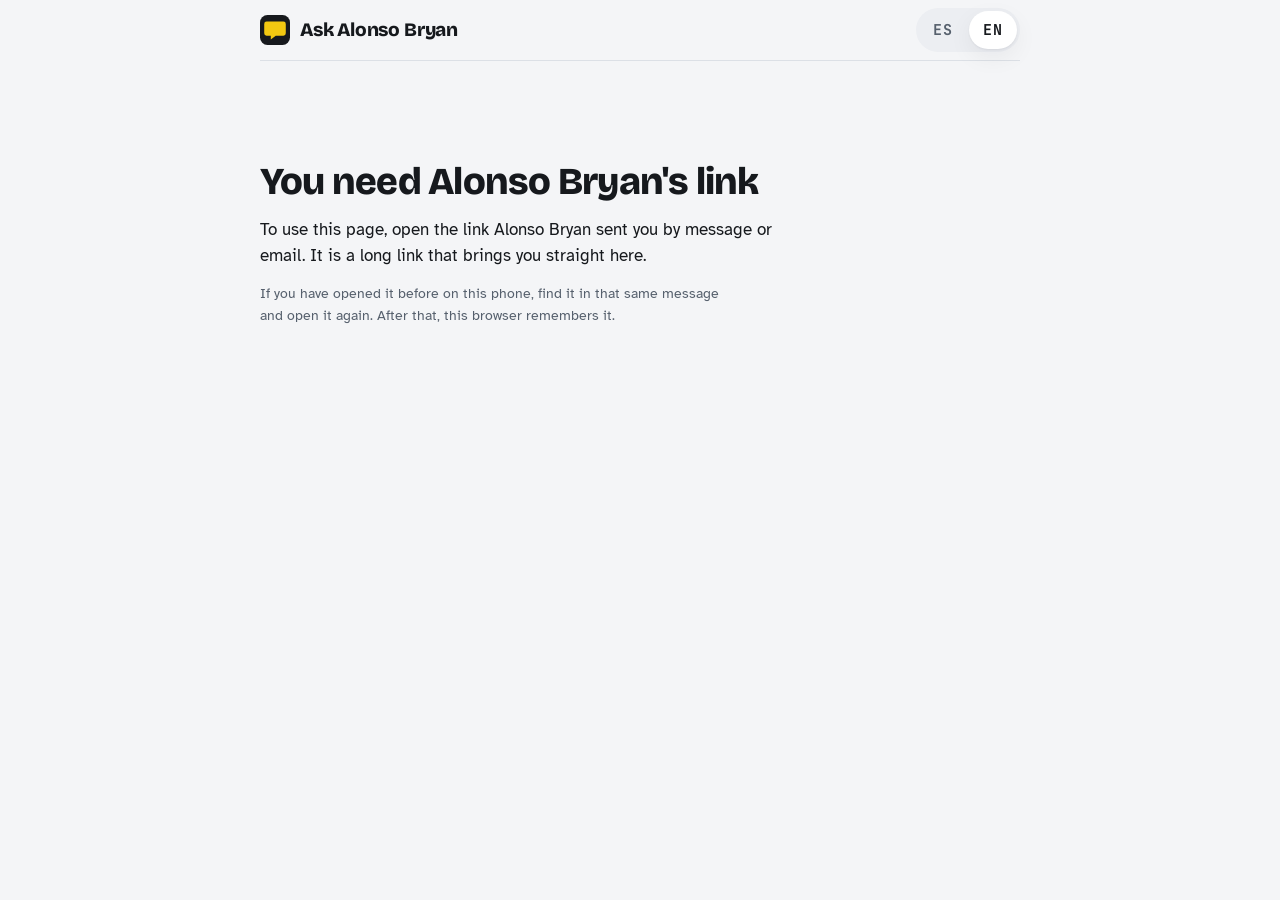
<file: index.html>
<!doctype html>
<html lang="es">
<head>
  <meta charset="utf-8">
  <meta name="viewport" content="width=device-width, initial-scale=1, viewport-fit=cover">
  <meta name="color-scheme" content="light dark">
  <meta name="theme-color" content="#f4f5f7" media="(prefers-color-scheme: light)">
  <meta name="theme-color" content="#101318" media="(prefers-color-scheme: dark)">
  <meta name="robots" content="noindex, nofollow">
  <!-- The site name is the same word in both languages, so the tab title never changes. -->
  <title>Ask Alonso Bryan</title>
  <link rel="icon" href="data:image/svg+xml,%3Csvg xmlns='http://www.w3.org/2000/svg' viewBox='0 0 32 32'%3E%3Crect width='32' height='32' rx='8' fill='%2316191D'/%3E%3Cpath d='M7 7h18a2.5 2.5 0 0 1 2.5 2.5v10A2.5 2.5 0 0 1 25 22h-8.2l-5.3 4.2V22H7a2.5 2.5 0 0 1-2.5-2.5v-10A2.5 2.5 0 0 1 7 7z' fill='%23F2C811'/%3E%3Ccircle cx='11.5' cy='14.5' r='1.6' fill='%2316191D'/%3E%3Ccircle cx='16' cy='14.5' r='1.6' fill='%2316191D'/%3E%3Ccircle cx='20.5' cy='14.5' r='1.6' fill='%2316191D'/%3E%3C/svg%3E">
  <link rel="stylesheet" href="assets/base.css">
  <link rel="stylesheet" href="assets/family.css">
  <script type="module" src="assets/family.js"></script>
</head>
<body>
  <!-- Every [data-i18n*] node below is filled in by assets/family.js through t(). -->
  <a class="skip-link" href="#main" data-i18n="a11y.skip"></a>

  <header class="topbar">
    <div class="shell topbar-inner">
      <a class="brand" href="index.html" data-route="">
        <svg class="glyph" viewBox="0 0 32 32" aria-hidden="true" focusable="false">
          <rect class="glyph-bg" width="32" height="32" rx="8"/>
          <path class="glyph-mark" d="M7 7h18a2.5 2.5 0 0 1 2.5 2.5v10A2.5 2.5 0 0 1 25 22h-8.2l-5.3 4.2V22H7a2.5 2.5 0 0 1-2.5-2.5v-10A2.5 2.5 0 0 1 7 7z"/>
        </svg>
        <span data-i18n="site.name"></span>
      </a>

      <div id="langswitch" class="langswitch" role="group" data-i18n-label="nav.lang.legend">
        <!-- "ES" / "EN" are the language codes themselves, so they are decorative here:
             the name a screen reader announces is the translated one in the hidden span. -->
        <button type="button" class="lang" data-lang="es" aria-pressed="true">
          <span aria-hidden="true">ES</span> <span class="sr-only" data-i18n="nav.lang.es"></span>
        </button>
        <button type="button" class="lang" data-lang="en" aria-pressed="false">
          <span aria-hidden="true">EN</span> <span class="sr-only" data-i18n="nav.lang.en"></span>
        </button>
      </div>
    </div>
  </header>

  <p id="conn" class="conn shell" role="status" data-i18n="conn.offline" hidden></p>

  <main id="main" class="shell" tabindex="-1">

    <!-- while the link is being checked with the server -->
    <section id="view-loading" class="view" aria-busy="true">
      <p class="sr-only" data-i18n="loading"></p>
      <div class="skeleton sk-title"></div>
      <div class="skeleton sk-block"></div>
      <div class="skeleton sk-block"></div>
    </section>

    <section id="view-nolink" class="view screen" aria-labelledby="nolink-title" hidden>
      <h1 id="nolink-title" tabindex="-1" data-i18n="nolink.title"></h1>
      <p data-i18n="nolink.body"></p>
      <p class="hint" data-i18n="nolink.hint"></p>
    </section>

    <section id="view-notconfigured" class="view screen" aria-labelledby="notconfigured-title" hidden>
      <h1 id="notconfigured-title" tabindex="-1" data-i18n="notconfigured.title"></h1>
      <p data-i18n="notconfigured.body"></p>
      <p class="hint" data-i18n="notconfigured.hint"></p>
    </section>

    <section id="view-error" class="view screen" aria-labelledby="error-title" hidden>
      <h1 id="error-title" tabindex="-1" data-i18n="error.title"></h1>
      <p id="error-text"></p>
      <p><button id="retry-btn" class="btn btn-blue" type="button" data-i18n="error.retry"></button></p>
    </section>

    <!-- home: what this is, the big button, and this device's list -->
    <section id="view-home" class="view" aria-labelledby="home-title" hidden>
      <div class="intro">
        <h1 id="home-title" tabindex="-1" data-i18n="home.title"></h1>
        <p class="lede" data-i18n="home.lede"></p>
      </div>

      <a id="action-ask" class="action action-primary" href="index.html?new=1" data-route="?new=1">
        <span class="action-title">
          <span data-i18n="home.ask.title"></span> <span class="arrow" aria-hidden="true">→</span>
        </span>
        <span class="action-sub" data-i18n="home.ask.sub"></span>
      </a>

      <div class="list-head">
        <h2 id="list-title" data-i18n="home.list.title"></h2>
        <span id="list-count" class="list-count"></span>
      </div>
      <div id="request-list" class="request-list"></div>

      <aside class="learn-card">
        <h2 data-i18n="home.learn.title"></h2>
        <p class="hint" data-i18n="home.learn.lede"></p>
        <a class="btn btn-sm" href="guia.html" data-i18n="home.learn.link"></a>
      </aside>

      <div class="identity">
        <p class="hint" data-i18n="code.note"></p>
        <div class="identity-row">
          <button id="copy-code" class="btn btn-sm" type="button" data-i18n="code.copy"></button>
          <button id="notify-btn" class="btn btn-sm js-notify" type="button" data-i18n="notify.button" hidden></button>
        </div>

        <details class="more" id="code-box">
          <summary data-i18n="code.have.summary"></summary>
          <form id="code-form" class="code-form" novalidate>
            <p id="hint-code" class="hint" data-i18n="code.have.hint"></p>
            <div class="field">
              <label for="f-code" data-i18n="code.have.label"></label>
              <input id="f-code" name="code" class="input code" type="text" inputmode="latin"
                     autocomplete="off" autocapitalize="off" autocorrect="off" spellcheck="false"
                     maxlength="40" aria-describedby="hint-code">
            </div>
            <p id="code-error" class="form-error" role="alert"></p>
            <button id="code-submit" class="btn" type="submit" data-i18n="code.have.button"></button>
          </form>
        </details>
      </div>
    </section>

    <!-- the request form -->
    <section id="view-form" class="view" aria-labelledby="form-title" hidden>
      <a class="back" href="index.html" data-route=""><span aria-hidden="true">←</span> <span data-i18n="form.back"></span></a>
      <h1 id="form-title" tabindex="-1" data-i18n="form.title"></h1>

      <form id="ask-form" class="form" novalidate>
        <div class="field">
          <label for="f-name" data-i18n="form.name.label"></label>
          <p id="hint-name" class="hint" data-i18n="form.name.hint"></p>
          <input id="f-name" name="name" class="input" type="text" autocomplete="name"
                 aria-describedby="hint-name count-name">
          <span id="count-name" class="counter"></span>
        </div>

        <fieldset class="group">
          <legend class="label" data-i18n="form.category.legend"></legend>
          <div id="categories" class="choices">
            <label class="choice" for="cat-tech">
              <input type="radio" name="category" id="cat-tech" value="tech">
              <span class="choice-title" data-i18n="cat.tech.title"></span>
              <span class="choice-sub" data-i18n="cat.tech.sub"></span>
            </label>
            <label class="choice" for="cat-docs">
              <input type="radio" name="category" id="cat-docs" value="docs">
              <span class="choice-title" data-i18n="cat.docs.title"></span>
              <span class="choice-sub" data-i18n="cat.docs.sub"></span>
            </label>
            <label class="choice" for="cat-school">
              <input type="radio" name="category" id="cat-school" value="school">
              <span class="choice-title" data-i18n="cat.school.title"></span>
              <span class="choice-sub" data-i18n="cat.school.sub"></span>
            </label>
            <label class="choice" for="cat-data">
              <input type="radio" name="category" id="cat-data" value="data">
              <span class="choice-title" data-i18n="cat.data.title"></span>
              <span class="choice-sub" data-i18n="cat.data.sub"></span>
            </label>
            <label class="choice" for="cat-money">
              <input type="radio" name="category" id="cat-money" value="money">
              <span class="choice-title" data-i18n="cat.money.title"></span>
              <span class="choice-sub" data-i18n="cat.money.sub"></span>
            </label>
            <label class="choice" for="cat-other">
              <input type="radio" name="category" id="cat-other" value="other">
              <span class="choice-title" data-i18n="cat.other.title"></span>
              <span class="choice-sub" data-i18n="cat.other.sub"></span>
            </label>
          </div>
        </fieldset>

        <fieldset class="group">
          <legend class="label" data-i18n="form.urgency.legend"></legend>
          <div id="urgencies" class="choices choices-3">
            <label class="choice" for="urg-normal">
              <input type="radio" name="urgency" id="urg-normal" value="normal" checked>
              <span class="choice-title" data-i18n="urg.normal.title"></span>
              <span class="choice-sub" data-i18n="urg.normal.sub"></span>
            </label>
            <label class="choice" for="urg-soon">
              <input type="radio" name="urgency" id="urg-soon" value="soon">
              <span class="choice-title" data-i18n="urg.soon.title"></span>
              <span class="choice-sub" data-i18n="urg.soon.sub"></span>
            </label>
            <label class="choice" for="urg-urgent">
              <input type="radio" name="urgency" id="urg-urgent" value="urgent">
              <span class="choice-title" data-i18n="urg.urgent.title"></span>
              <span class="choice-sub" data-i18n="urg.urgent.sub"></span>
            </label>
          </div>
        </fieldset>

        <div class="field">
          <label for="f-title" data-i18n="form.subject.label"></label>
          <p id="hint-title" class="hint" data-i18n="form.subject.hint"></p>
          <input id="f-title" name="title" class="input" type="text" autocomplete="off"
                 aria-describedby="hint-title count-title">
          <span id="count-title" class="counter"></span>
        </div>

        <div class="field">
          <label for="f-text" data-i18n="form.detail.label"></label>
          <p id="hint-text" class="hint" data-i18n="form.detail.hint"></p>
          <textarea id="f-text" name="text" class="textarea" rows="7" aria-describedby="hint-text count-text"></textarea>
          <span id="count-text" class="counter"></span>
        </div>

        <div class="field">
          <label for="f-links"><span data-i18n="form.links.label"></span> <span class="optional" data-i18n="form.optional"></span></label>
          <p id="hint-links" class="hint" data-i18n="form.links.hint"></p>
          <textarea id="f-links" name="links" class="textarea links" rows="2" spellcheck="false"
                    autocapitalize="off" autocomplete="off" data-i18n-placeholder="form.links.ph"
                    aria-describedby="hint-links count-links"></textarea>
          <span id="count-links" class="counter"></span>
        </div>

        <div class="field">
          <label for="f-email"><span data-i18n="form.email.label"></span> <span class="optional" data-i18n="form.optional"></span></label>
          <p id="hint-email" class="hint" data-i18n="form.email.hint"></p>
          <input id="f-email" name="email" class="input" type="email" autocomplete="email"
                 aria-describedby="hint-email">
        </div>

        <p class="privacy" data-i18n="form.privacy"></p>
        <p class="expect" data-i18n="form.expect"></p>

        <p id="form-error" class="form-error" role="alert"></p>

        <div class="form-actions">
          <button id="form-submit" class="btn btn-primary" type="submit" data-i18n="form.submit"></button>
          <a class="btn btn-ghost" href="index.html" data-route="" data-i18n="form.cancel"></a>
        </div>
      </form>
    </section>

    <!-- one request and its conversation -->
    <section id="view-request" class="view" aria-labelledby="request-title" hidden>
      <a class="back" href="index.html" data-route=""><span aria-hidden="true">←</span> <span data-i18n="req.back"></span></a>

      <div class="request-head">
        <p id="request-num" class="eyebrow"></p>
        <h1 id="request-title" tabindex="-1"></h1>
        <div id="request-meta" class="request-meta"></div>
      </div>

      <p id="request-error" class="form-error" role="alert"></p>
      <p><button id="request-retry" class="btn btn-blue" type="button" data-i18n="error.retry" hidden></button></p>

      <ol id="messages" class="messages" data-i18n-label="a11y.conversation"></ol>

      <div id="request-status" class="status-line" role="status" aria-live="polite"></div>
      <button id="notify-btn-request" class="btn btn-sm js-notify" type="button" data-i18n="notify.button" hidden></button>

      <div id="done-row" class="done-row" hidden>
        <p id="done-prompt" data-i18n="req.done.prompt"></p>
        <button id="done-btn" class="btn" type="button" data-i18n="req.done.button"></button>
      </div>
      <p id="done-note" class="done-note" tabindex="-1" data-i18n="req.done.note" hidden></p>

      <form id="followup-form" class="form followup" aria-labelledby="followup-title" novalidate hidden>
        <h2 id="followup-title"></h2>
        <div class="field">
          <label for="r-text" data-i18n="req.followup.label"></label>
          <textarea id="r-text" name="text" class="textarea" rows="4" aria-describedby="count-r-text"></textarea>
          <span id="count-r-text" class="counter"></span>
        </div>
        <p id="followup-error" class="form-error" role="alert"></p>
        <div class="form-actions">
          <button id="followup-submit" class="btn btn-primary" type="submit" data-i18n="req.followup.send"></button>
          <span class="hint" data-i18n="req.followup.hint"></span>
        </div>
      </form>
    </section>
  </main>

  <footer id="foot" class="foot shell" hidden>
    <p data-i18n="foot.note"></p>
  </footer>

  <!-- Without JavaScript nothing can be translated, so this one line carries both languages. -->
  <noscript>
    <p class="shell">Para usar esta página necesitas activar JavaScript en tu navegador. ·
      To use this page you need to turn on JavaScript in your browser.</p>
  </noscript>
</body>
</html>
</file>
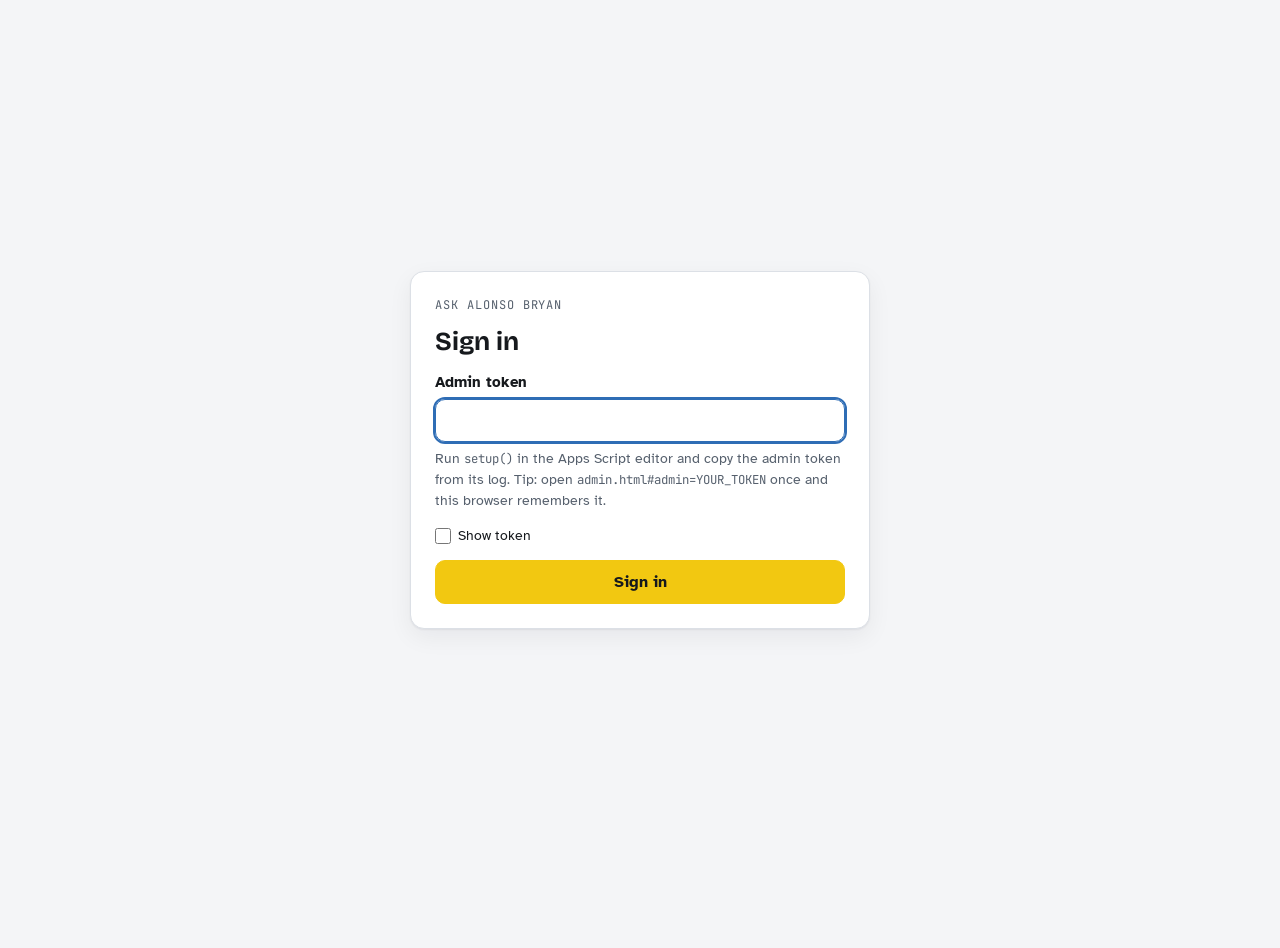
<file: admin.html>
<!doctype html>
<html lang="en">
<head>
  <meta charset="utf-8">
  <meta name="viewport" content="width=device-width, initial-scale=1">
  <meta name="robots" content="noindex">
  <title>Ask Alonso Bryan Console</title>
  <link rel="icon" href="data:image/svg+xml,%3Csvg xmlns='http://www.w3.org/2000/svg' viewBox='0 0 32 32'%3E%3Crect width='32' height='32' rx='7' fill='%2316191d'/%3E%3Cpath d='M6 7h20a3 3 0 0 1 3 3v10a3 3 0 0 1-3 3H15l-6 4v-4H6a3 3 0 0 1-3-3V10a3 3 0 0 1 3-3z' fill='%23f2c811'/%3E%3Ccircle cx='11' cy='15' r='1.7' fill='%2316191d'/%3E%3Ccircle cx='16' cy='15' r='1.7' fill='%2316191d'/%3E%3Ccircle cx='21' cy='15' r='1.7' fill='%2316191d'/%3E%3C/svg%3E">
  <link rel="stylesheet" href="assets/base.css">
  <link rel="stylesheet" href="assets/admin.css">
  <script type="module" src="assets/admin.js"></script>
</head>
<body class="admin">

  <!-- Shown until admin.js decides which screen applies. -->
  <main id="screen-boot" class="screen center-screen">
    <p class="hint">Loading the console…</p>
    <noscript><p class="notice notice-warn">This console needs JavaScript.</p></noscript>
  </main>

  <!-- Backend URL missing in assets/config.js -->
  <main id="screen-not-configured" class="screen center-screen" hidden>
    <section class="card" aria-labelledby="nc-title">
      <p class="eyebrow">Ask Alonso Bryan</p>
      <h1 id="nc-title">Backend not connected yet</h1>
      <p>This page doesn't know where the backend lives. Open <code>assets/config.js</code>, paste your Apps Script Web App URL (it ends with <code>/exec</code>) into <code>CONFIG.apiUrl</code>, and publish the site again.</p>
      <p class="hint">README.md, step 3, walks through it.</p>
    </section>
  </main>

  <!-- Sign-in -->
  <main id="screen-signin" class="screen center-screen" hidden>
    <section class="card" aria-labelledby="signin-title">
      <p class="eyebrow">Ask Alonso Bryan</p>
      <h1 id="signin-title">Sign in</h1>
      <p id="signin-msg" class="notice" role="status" hidden></p>
      <form id="signin-form" class="stack" novalidate>
        <div class="field">
          <label for="signin-token">Admin token</label>
          <input id="signin-token" class="input code" type="password" autocomplete="current-password" spellcheck="false" autocapitalize="off" aria-describedby="signin-hint">
          <p id="signin-hint" class="hint">Run <code>setup()</code> in the Apps Script editor and copy the admin token from its log. Tip: open <code>admin.html#admin=YOUR_TOKEN</code> once and this browser remembers it.</p>
        </div>
        <label class="check" for="signin-show"><input type="checkbox" id="signin-show"> Show token</label>
        <button id="signin-submit" class="btn btn-primary" type="submit">Sign in</button>
      </form>
    </section>
  </main>

  <!-- Console -->
  <div id="screen-console" class="screen" hidden>
    <header class="topbar">
      <div class="brand">
        <svg class="brand-mark" viewBox="0 0 32 32" aria-hidden="true"><rect width="32" height="32" rx="7" fill="#16191d"/><path d="M6 7h20a3 3 0 0 1 3 3v10a3 3 0 0 1-3 3H15l-6 4v-4H6a3 3 0 0 1-3-3V10a3 3 0 0 1 3-3z" fill="#f2c811"/><circle cx="11" cy="15" r="1.7" fill="#16191d"/><circle cx="16" cy="15" r="1.7" fill="#16191d"/><circle cx="21" cy="15" r="1.7" fill="#16191d"/></svg>
        <div>
          <h1>Ask Alonso Bryan</h1>
          <p id="console-sub" class="eyebrow"></p>
        </div>
      </div>
      <nav class="topbar-actions" aria-label="Console actions">
        <button id="btn-notify" class="btn btn-sm" type="button">Enable desktop notifications</button>
        <button id="btn-settings" class="btn btn-sm" type="button">Settings</button>
        <button id="btn-signout" class="btn btn-ghost btn-sm" type="button">Sign out</button>
      </nav>
    </header>

    <p id="conn-banner" class="notice notice-warn conn-banner" role="status" hidden><strong>Connection problem.</strong> <span id="conn-text"></span></p>

    <!-- Summary strip: is the backend healthy? -->
    <section id="status-strip" class="strip" aria-label="Backend status">
      <div class="stat">
        <span class="stat-label">Drafts today</span>
        <div class="stat-line">
          <span class="stat-big"><span id="drafts-today">–</span><span class="stat-of"> / <span id="drafts-cap">–</span></span></span>
          <span id="drafts-pill" class="pill pill-xs" hidden></span>
        </div>
        <span class="meter" aria-hidden="true"><span id="drafts-bar"></span></span>
      </div>
      <div class="stat">
        <span class="stat-label">Backend</span>
        <div class="stat-line">
          <span id="tick-text" class="stat-value">–</span>
          <span id="tick-pill" class="pill pill-xs" hidden></span>
        </div>
        <p id="tick-hint" class="stat-hint warn" hidden>The minute trigger has not run for over 3 minutes. Open the Apps Script editor and run <code>setup()</code>.</p>
      </div>
      <div class="stat">
        <span class="stat-label">Claude API key</span>
        <div class="stat-line">
          <span id="key-text" class="stat-value">–</span>
          <span id="key-pill" class="pill pill-xs" hidden></span>
        </div>
        <p id="key-hint" class="stat-hint warn" hidden>Add <code>ANTHROPIC_API_KEY</code> in Script Properties. Without it there are no drafts.</p>
      </div>
      <div class="stat">
        <span class="stat-label">Waiting for you</span>
        <div class="stat-line">
          <span id="needs-text" class="stat-big">–</span>
          <span id="needs-pill" class="pill pill-xs" hidden></span>
        </div>
        <p id="needs-hint" class="stat-hint"></p>
      </div>
      <div class="stat">
        <span class="stat-label">Family link</span>
        <div class="stat-line">
          <button id="btn-copy-link" class="btn btn-sm" type="button" aria-describedby="link-warn link-hint">Copy family link</button>
          <span id="link-warn" class="pill pill-alert pill-xs" hidden>Site URL not set</span>
        </div>
        <p id="link-hint" class="stat-hint">One link for the whole family. Share it only with them.</p>
      </div>
      <details id="stat-error" class="stat stat-error" hidden>
        <summary><span class="stat-label">Last backend error</span> <span class="pill pill-alert pill-xs">Show</span></summary>
        <pre id="error-text" class="error-text"></pre>
      </details>
    </section>

    <div id="console-grid" class="console-grid" data-view="list">
      <!-- Inbox -->
      <section id="inbox" class="panel inbox" aria-labelledby="inbox-heading">
        <div class="inbox-head">
          <h2 id="inbox-heading" tabindex="-1">Requests</h2>
          <span id="sync-status" class="hint sync-status"></span>
          <button id="btn-refresh" class="btn btn-ghost btn-sm" type="button">Refresh</button>
        </div>
        <div class="filters" role="group" aria-label="Filter requests">
          <button type="button" class="filter" id="filter-needs" data-filter="needs" aria-pressed="false">Needs you <span class="count num" id="count-needs">–</span></button>
          <button type="button" class="filter" id="filter-all" data-filter="all" aria-pressed="false">All <span class="count num" id="count-all">–</span></button>
          <button type="button" class="filter" id="filter-urgent" data-filter="urgent" aria-pressed="false" title="Marked urgent and not closed">Urgent <span class="count num" id="count-urgent">–</span></button>
          <button type="button" class="filter" id="filter-person" data-filter="person" aria-pressed="false" title="Show one family member's requests">By person <span class="count num" id="count-person">–</span></button>
        </div>
        <div id="person-wrap" class="person-wrap" hidden>
          <label for="person-select">Person</label>
          <select id="person-select" class="select"></select>
        </div>
        <div id="list-loading" class="list-loading" aria-hidden="true">
          <div class="skeleton"></div><div class="skeleton"></div><div class="skeleton"></div>
        </div>
        <ul id="request-list" class="request-list" aria-label="Requests"></ul>
        <div id="list-empty" class="list-empty" hidden>
          <p id="list-empty-text"></p>
          <button id="btn-show-all" class="btn btn-sm" type="button" hidden>Show all requests</button>
        </div>
      </section>

      <!-- Request detail -->
      <section id="detail" class="panel detail" aria-label="Request">
        <div id="detail-empty" class="detail-empty">
          <p id="detail-empty-title" class="detail-empty-title">Select a request</p>
          <p id="detail-empty-text" class="hint">Pick a request in the list to read it and answer.</p>
          <button id="btn-open-next" class="btn btn-sm" type="button" hidden></button>
        </div>

        <div id="detail-loading" class="detail-loading" hidden aria-hidden="true">
          <div class="skeleton sk-title"></div><div class="skeleton sk-msg"></div><div class="skeleton sk-msg"></div>
        </div>

        <div id="detail-error" class="notice notice-warn" role="alert" hidden>
          <span id="detail-error-text"></span>
          <button id="btn-detail-retry" class="btn btn-sm" type="button">Try again</button>
        </div>

        <article id="detail-request" class="detail-request" hidden>
          <button id="btn-back" class="btn btn-ghost btn-sm back-btn" type="button">← All requests</button>

          <!-- Claude's read of the request. Admin only: the family never sees this. -->
          <section id="triage-block" class="triage" data-state="none" aria-labelledby="triage-label">
            <div class="triage-head">
              <span id="triage-label" class="triage-tag">Triage</span>
              <span id="triage-age" class="triage-age" hidden>Draft written <time id="triage-draft-at"></time><span id="triage-age-stale" class="triage-stale" hidden> · older than their latest message</span></span>
            </div>
            <p id="triage-text" class="triage-text"></p>
          </section>

          <header class="detail-head">
            <div class="detail-titlebar">
              <h2 id="detail-title" class="detail-title" tabindex="-1"><span id="detail-num" class="num detail-num"></span> <span id="detail-title-text"></span></h2>
            </div>
            <div id="detail-pills" class="pill-row"></div>
            <dl id="detail-meta" class="meta"></dl>
          </header>

          <div id="detail-notes" class="notes"></div>

          <h3 class="sr-only">Conversation</h3>
          <ol id="history" class="history"></ol>
          <p id="history-empty" class="hint" hidden>No messages in this request.</p>

          <form id="composer" class="composer" novalidate>
            <div class="composer-top">
              <label id="reply-label" for="reply-text" class="composer-label">Your answer</label>
              <div class="seg" role="tablist" aria-label="Answer editor mode">
                <button type="button" role="tab" id="tab-write" aria-selected="true" aria-controls="panel-write">Write</button>
                <button type="button" role="tab" id="tab-preview" aria-selected="false" aria-controls="panel-preview" tabindex="-1">Preview</button>
              </div>
            </div>

            <div id="draft-bar" class="draft-bar" hidden>
              <span><strong>Claude wrote a draft</strong> · <time id="draft-at"></time><span id="draft-stale" class="draft-stale" hidden> — written before their latest message</span></span>
              <button id="btn-insert-draft" class="btn btn-sm" type="button">Insert draft</button>
            </div>

            <div id="panel-write" role="tabpanel" aria-labelledby="tab-write">
              <textarea id="reply-text" class="textarea" rows="9" placeholder="Answer in the language they wrote in. Markdown works." aria-describedby="reply-hint composer-error"></textarea>
            </div>
            <div id="panel-preview" role="tabpanel" aria-labelledby="tab-preview" hidden>
              <div id="reply-preview" class="md preview" tabindex="0"></div>
            </div>
            <p id="reply-hint" class="hint">This is sent as you, in your own name. Markdown supported. <kbd id="send-shortcut">Ctrl+Enter</kbd> sends.</p>
            <p id="composer-error" class="field-error" role="alert"></p>

            <div class="composer-bottom">
              <div class="composer-options">
                <label class="check" id="reply-email-label" for="reply-email"><input type="checkbox" id="reply-email" aria-describedby="reply-email-hint"> Email the answer</label>
                <span id="reply-email-hint" class="hint"></span>
              </div>
              <div class="composer-buttons">
                <button id="btn-draft" class="btn btn-sm" type="button">Draft with Claude</button>
                <button id="btn-close-request" class="btn btn-sm" type="button">Close</button>
                <button id="btn-delete-request" class="btn btn-sm btn-danger" type="button">Delete…</button>
                <button id="btn-send" class="btn btn-primary btn-sm btn-send" type="submit">Send answer</button>
              </div>
            </div>
          </form>
        </article>
      </section>
    </div>
  </div>

  <!-- Settings -->
  <dialog id="settings-dialog" class="sheet" aria-labelledby="settings-title">
    <form id="settings-form" novalidate>
      <div class="sheet-head">
        <h2 id="settings-title">Settings</h2>
        <button id="settings-close" class="btn btn-ghost btn-sm" type="button">Close</button>
      </div>
      <div class="sheet-body">
        <p id="settings-notice" class="notice notice-info" hidden></p>
        <div id="settings-error" class="notice notice-warn" role="alert" hidden>
          <strong id="settings-error-title">Not saved.</strong>
          <p id="settings-error-text" class="note-pre"></p>
        </div>

        <fieldset class="group">
          <legend>You and the site</legend>
          <div class="field">
            <label for="set-ownerName">Your name (shown to the family)</label>
            <input id="set-ownerName" class="input" type="text" maxlength="60" autocomplete="off" aria-describedby="hint-ownerName">
            <p id="hint-ownerName" class="hint">Used on the family site, in emails, and in Claude's drafts.</p>
          </div>
          <div class="field">
            <label for="set-siteUrl">Site URL</label>
            <input id="set-siteUrl" class="input" type="url" inputmode="url" spellcheck="false" placeholder="https://alonbbar6.github.io/AskAlonsoBryan/" aria-describedby="hint-siteUrl">
            <p id="hint-siteUrl" class="hint">Where index.html is published. The family link and the links inside emails are built from it.</p>
          </div>
          <div class="field">
            <label for="set-defaultLang">Default language for the family site</label>
            <select id="set-defaultLang" class="select" aria-describedby="hint-defaultLang">
              <option value="es">Spanish</option>
              <option value="en">English</option>
            </select>
            <p id="hint-defaultLang" class="hint">Used when the browser doesn't say. Each person can switch with ES / EN.</p>
          </div>
        </fieldset>

        <fieldset class="group">
          <legend>Drafts</legend>
          <div class="switch">
            <input type="checkbox" role="switch" id="set-autoDraft" class="switch-input" aria-describedby="hint-autoDraft">
            <label for="set-autoDraft"><span class="switch-track" aria-hidden="true"></span>Draft with Claude automatically</label>
            <p id="hint-autoDraft" class="hint">When a request arrives, Claude writes a triage line and a draft for you. Nothing is ever sent to the family until you send it.</p>
          </div>
          <div class="field">
            <label for="set-dailyCap">Daily cap for Claude calls</label>
            <input id="set-dailyCap" class="input num cap-input" type="number" min="0" max="500" step="1" inputmode="numeric" aria-describedby="hint-dailyCap">
            <p id="hint-dailyCap" class="hint">0–500. Counts every draft, including the ones you ask for here.</p>
          </div>
        </fieldset>

        <fieldset class="group">
          <legend>Email</legend>
          <div class="switch">
            <input type="checkbox" role="switch" id="set-emailReplies" class="switch-input" aria-describedby="hint-emailReplies">
            <label for="set-emailReplies"><span class="switch-track" aria-hidden="true"></span>Email answers by default</label>
            <p id="hint-emailReplies" class="hint">Pre-ticks “Email the answer” when the person left an address. You can still change it on each answer.</p>
          </div>
          <div class="field">
            <label for="set-notifyEmail">Notification email</label>
            <input id="set-notifyEmail" class="input" type="email" inputmode="email" spellcheck="false" autocomplete="email" aria-describedby="hint-notifyEmail">
            <p id="hint-notifyEmail" class="hint">Where the backend writes to you. Leave empty to turn notification emails off.</p>
          </div>
          <div class="field">
            <label for="set-notifyOn">Notify me about</label>
            <select id="set-notifyOn" class="select" aria-describedby="hint-notifyOn">
              <option value="new">Every new request and follow-up</option>
              <option value="none">Nothing</option>
            </select>
            <p id="hint-notifyOn" class="hint">Errors and a reached daily cap are always emailed when a notification email is set.</p>
          </div>
        </fieldset>
      </div>
      <div class="sheet-foot">
        <button id="settings-cancel" class="btn btn-ghost btn-sm" type="button">Cancel</button>
        <button id="settings-save" class="btn btn-primary btn-sm" type="submit">Save settings</button>
      </div>
    </form>
  </dialog>

  <!-- Generic confirmation (delete, replace text, stale draft) -->
  <dialog id="confirm-dialog" class="sheet sheet-small" aria-labelledby="confirm-title" aria-describedby="confirm-body">
    <form method="dialog">
      <div class="sheet-body">
        <h2 id="confirm-title" class="confirm-title"></h2>
        <p id="confirm-body"></p>
      </div>
      <div class="sheet-foot">
        <button id="confirm-cancel" class="btn btn-sm" value="cancel">Cancel</button>
        <button id="confirm-ok" class="btn btn-primary btn-sm" value="ok">Confirm</button>
      </div>
    </form>
  </dialog>
</body>
</html>
</file>
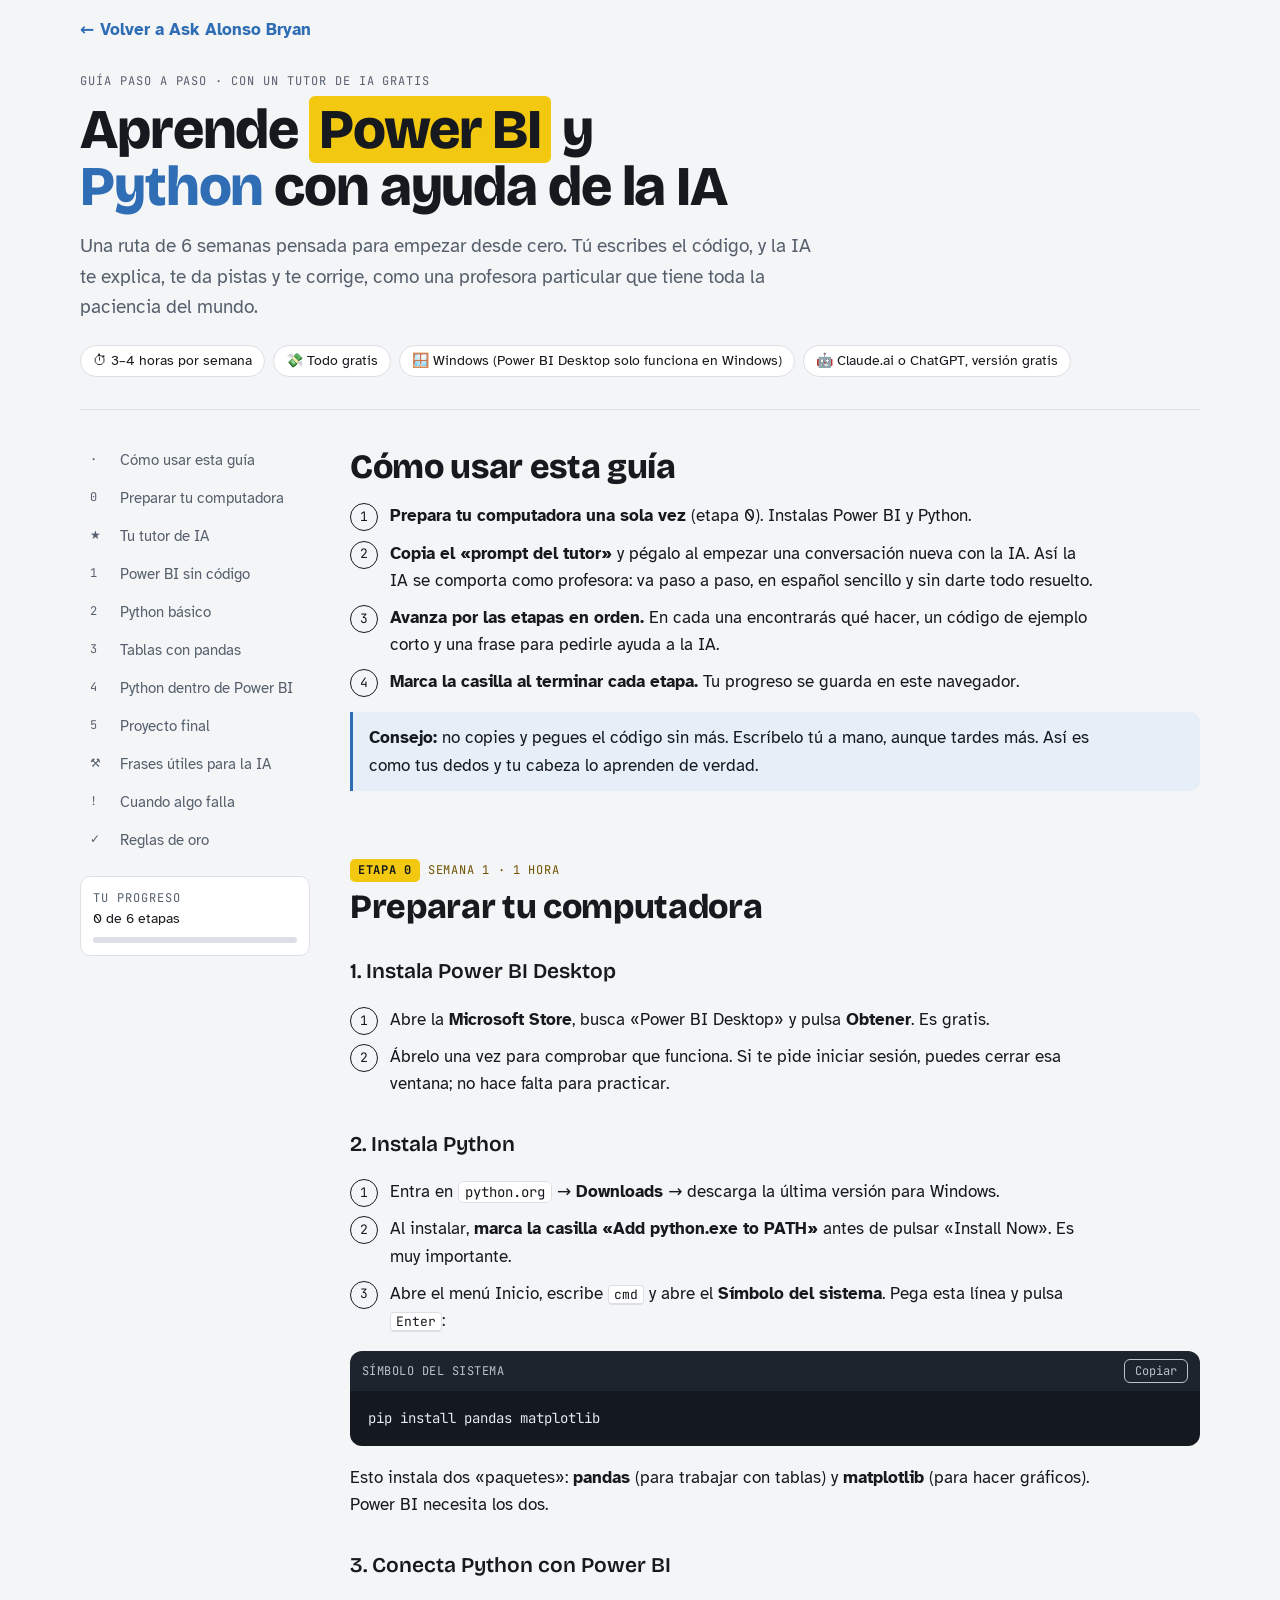
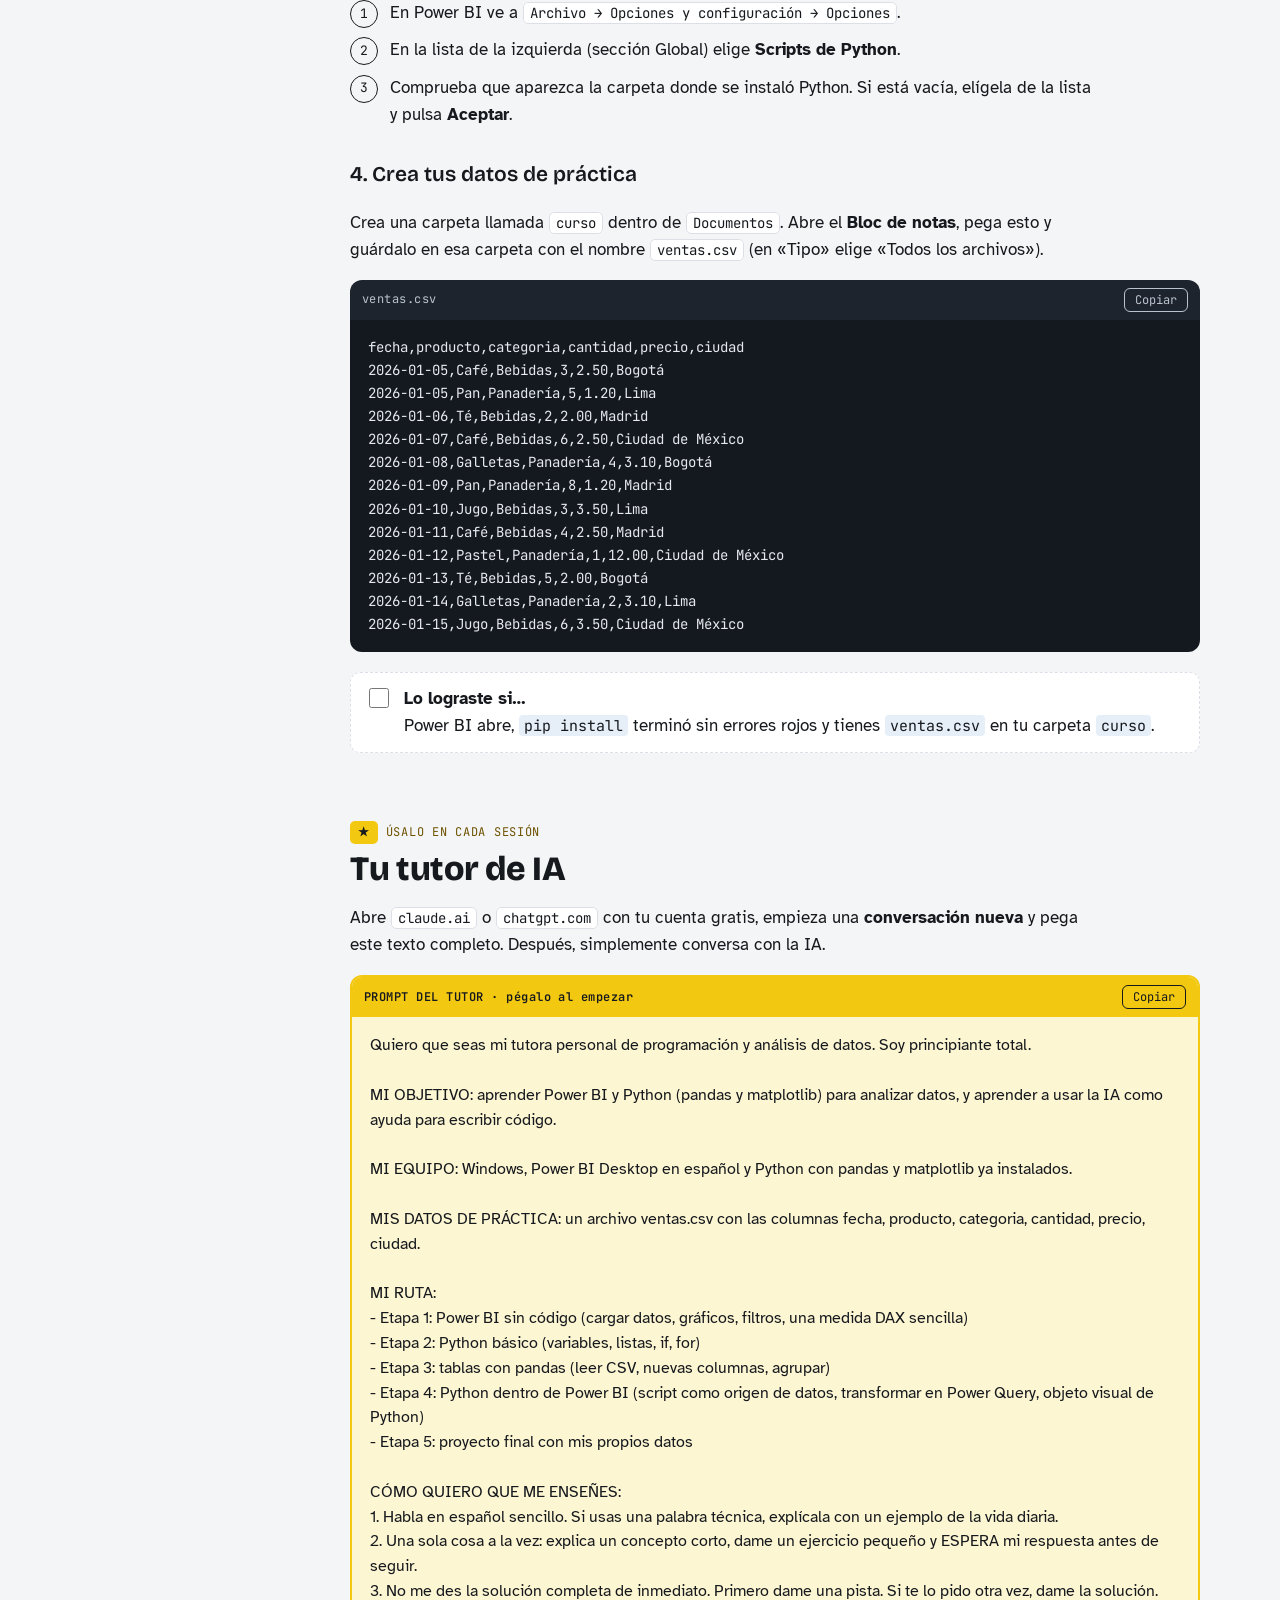
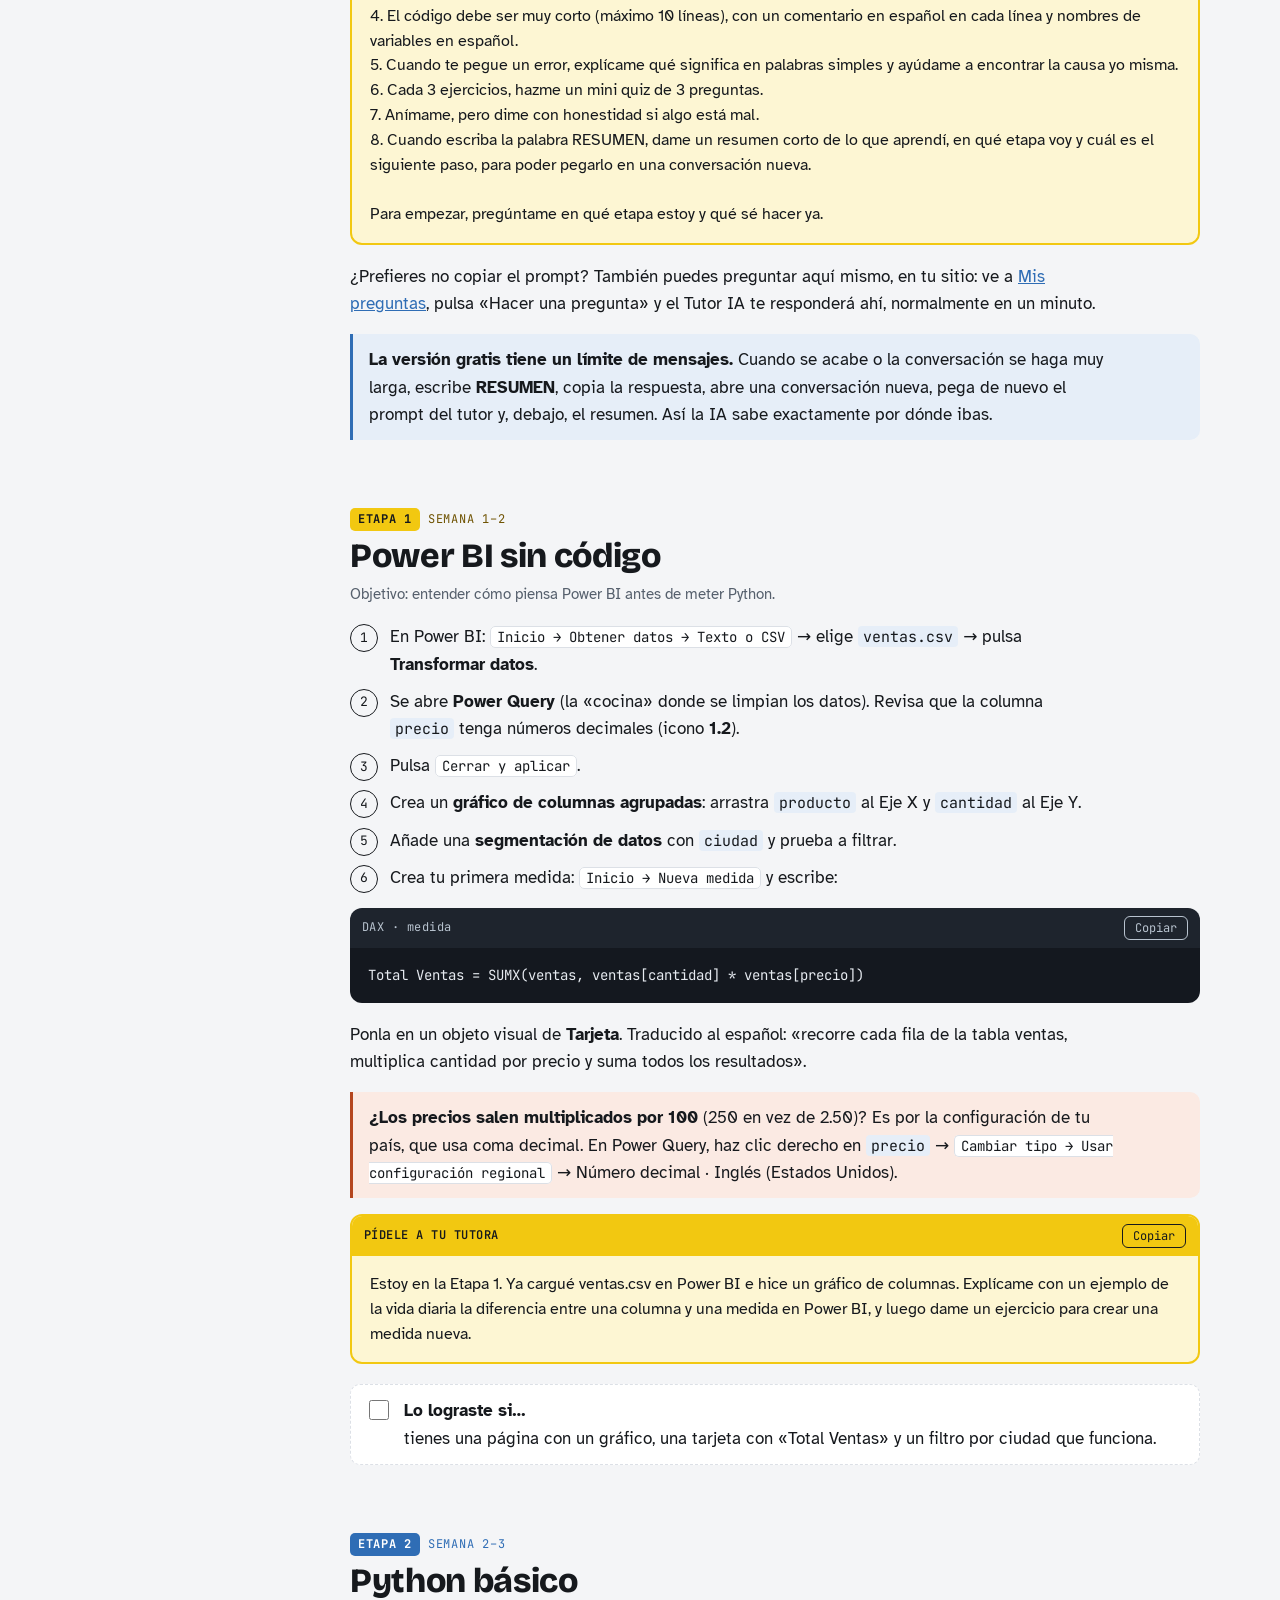
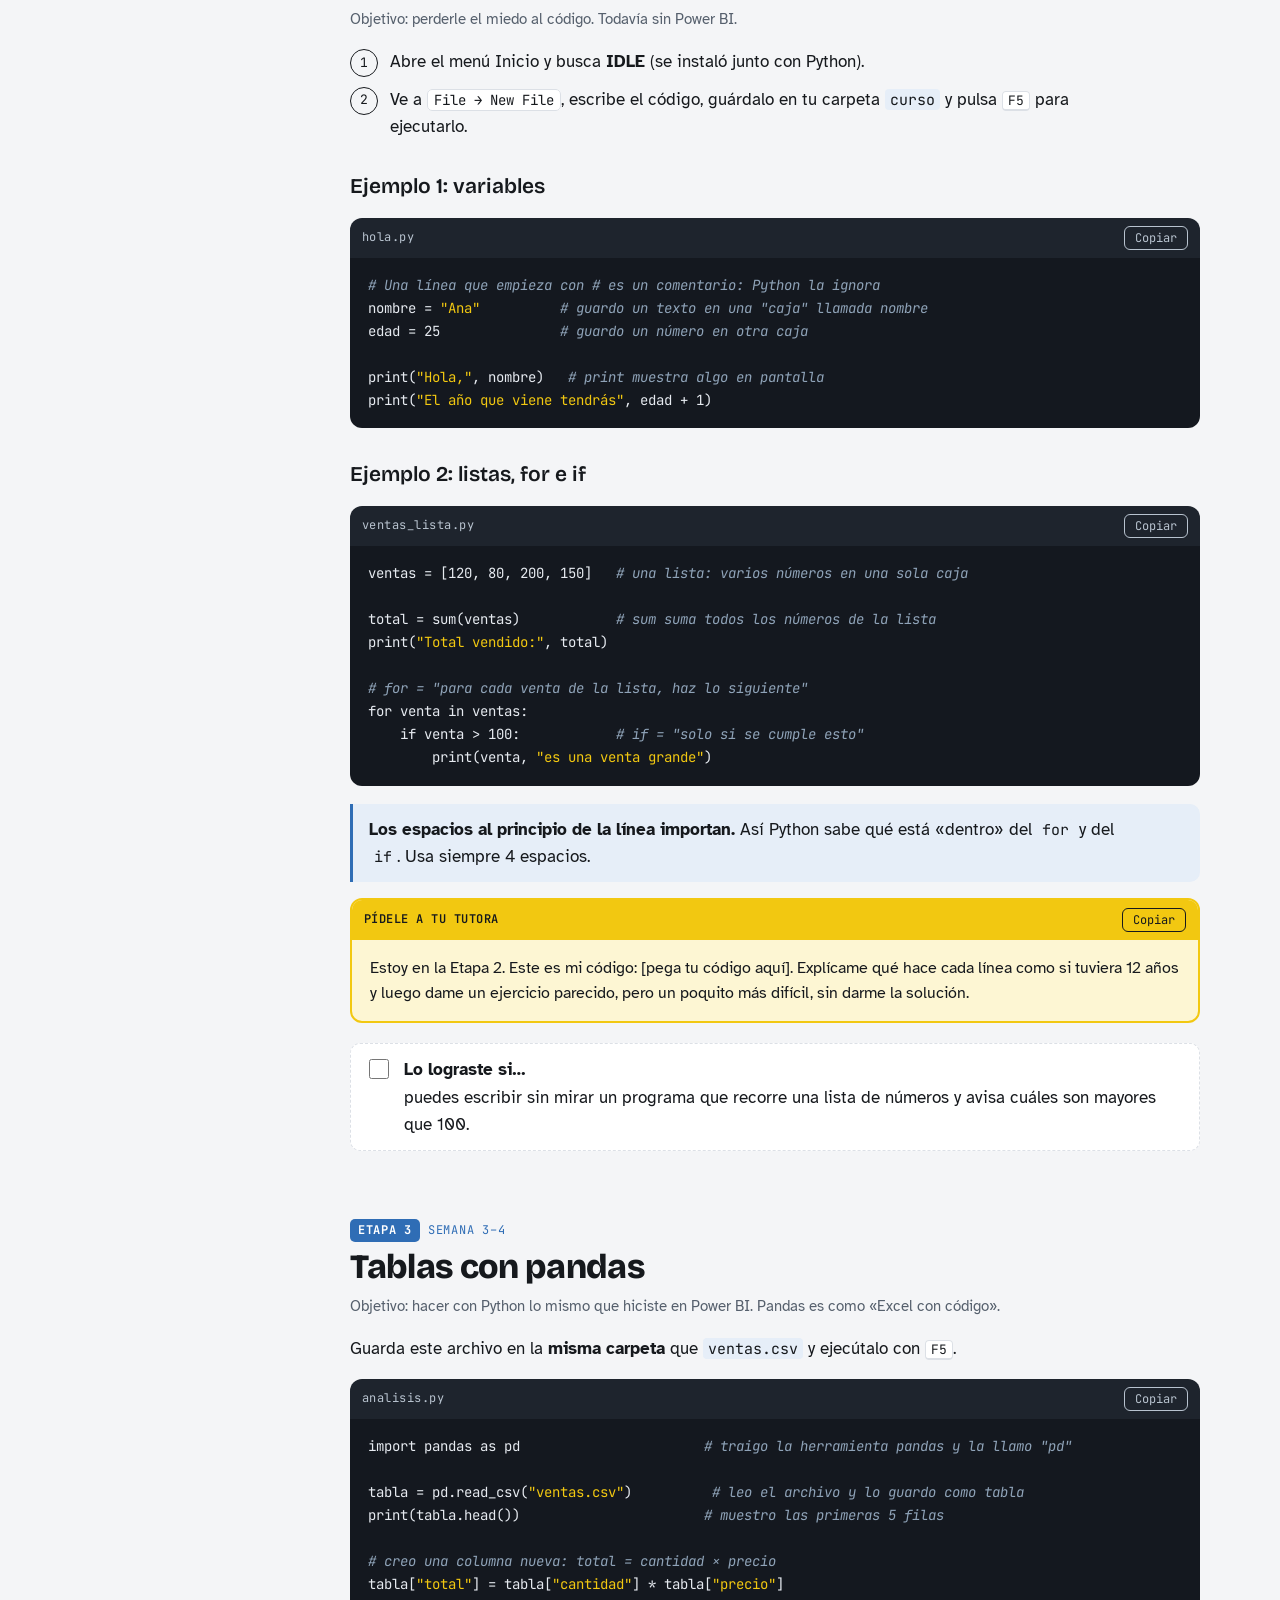
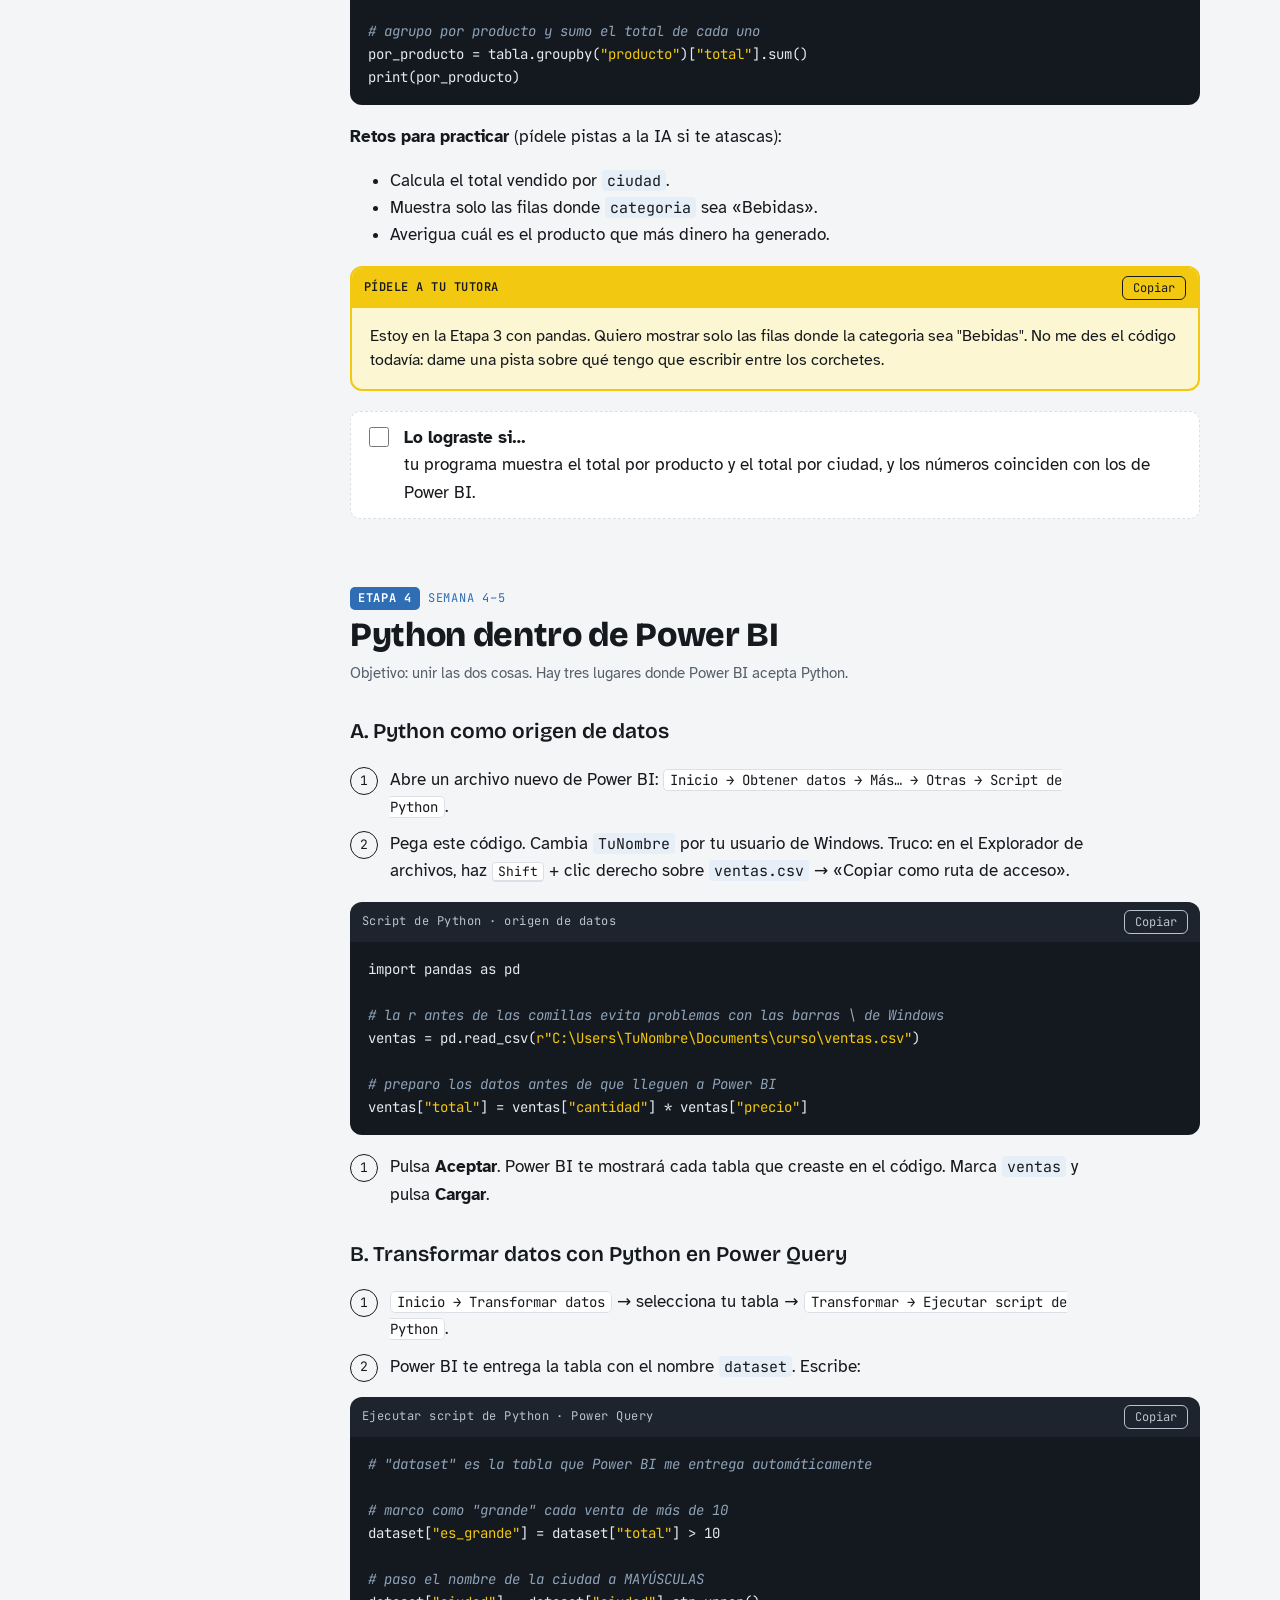
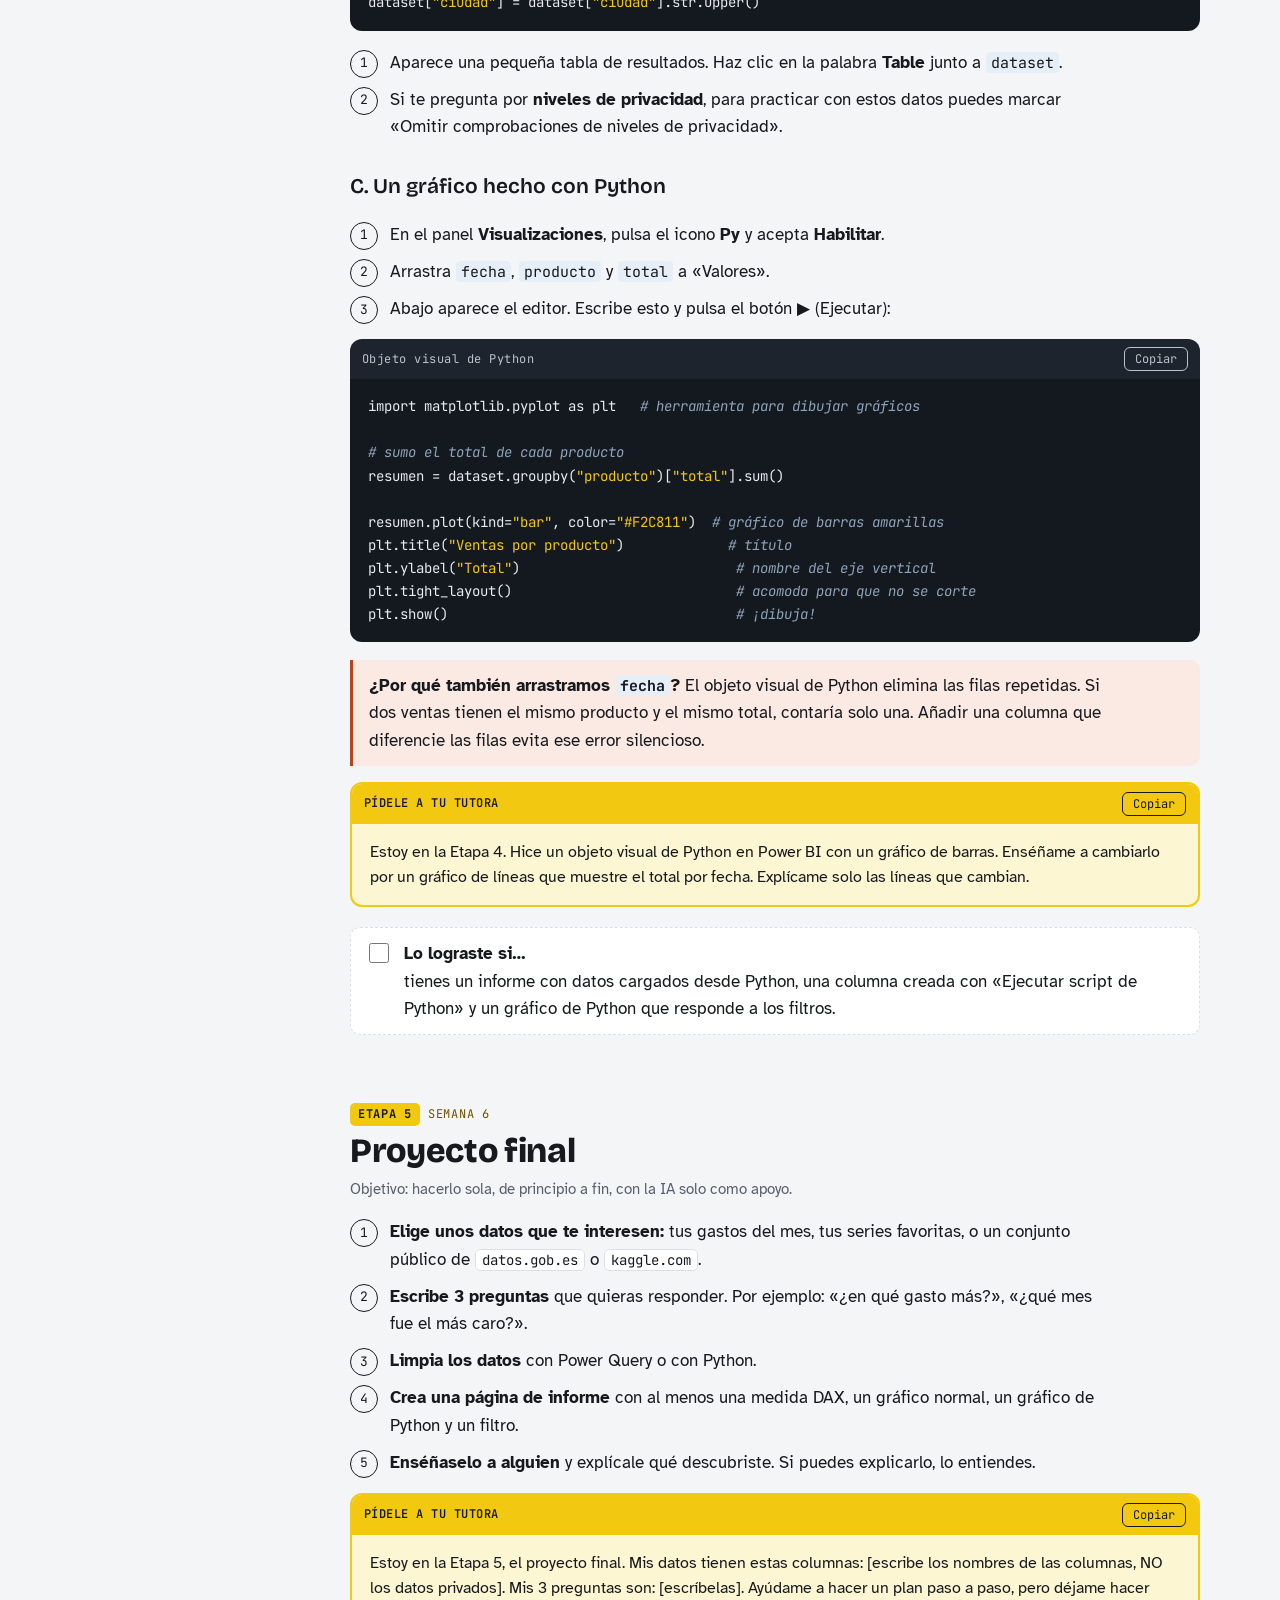
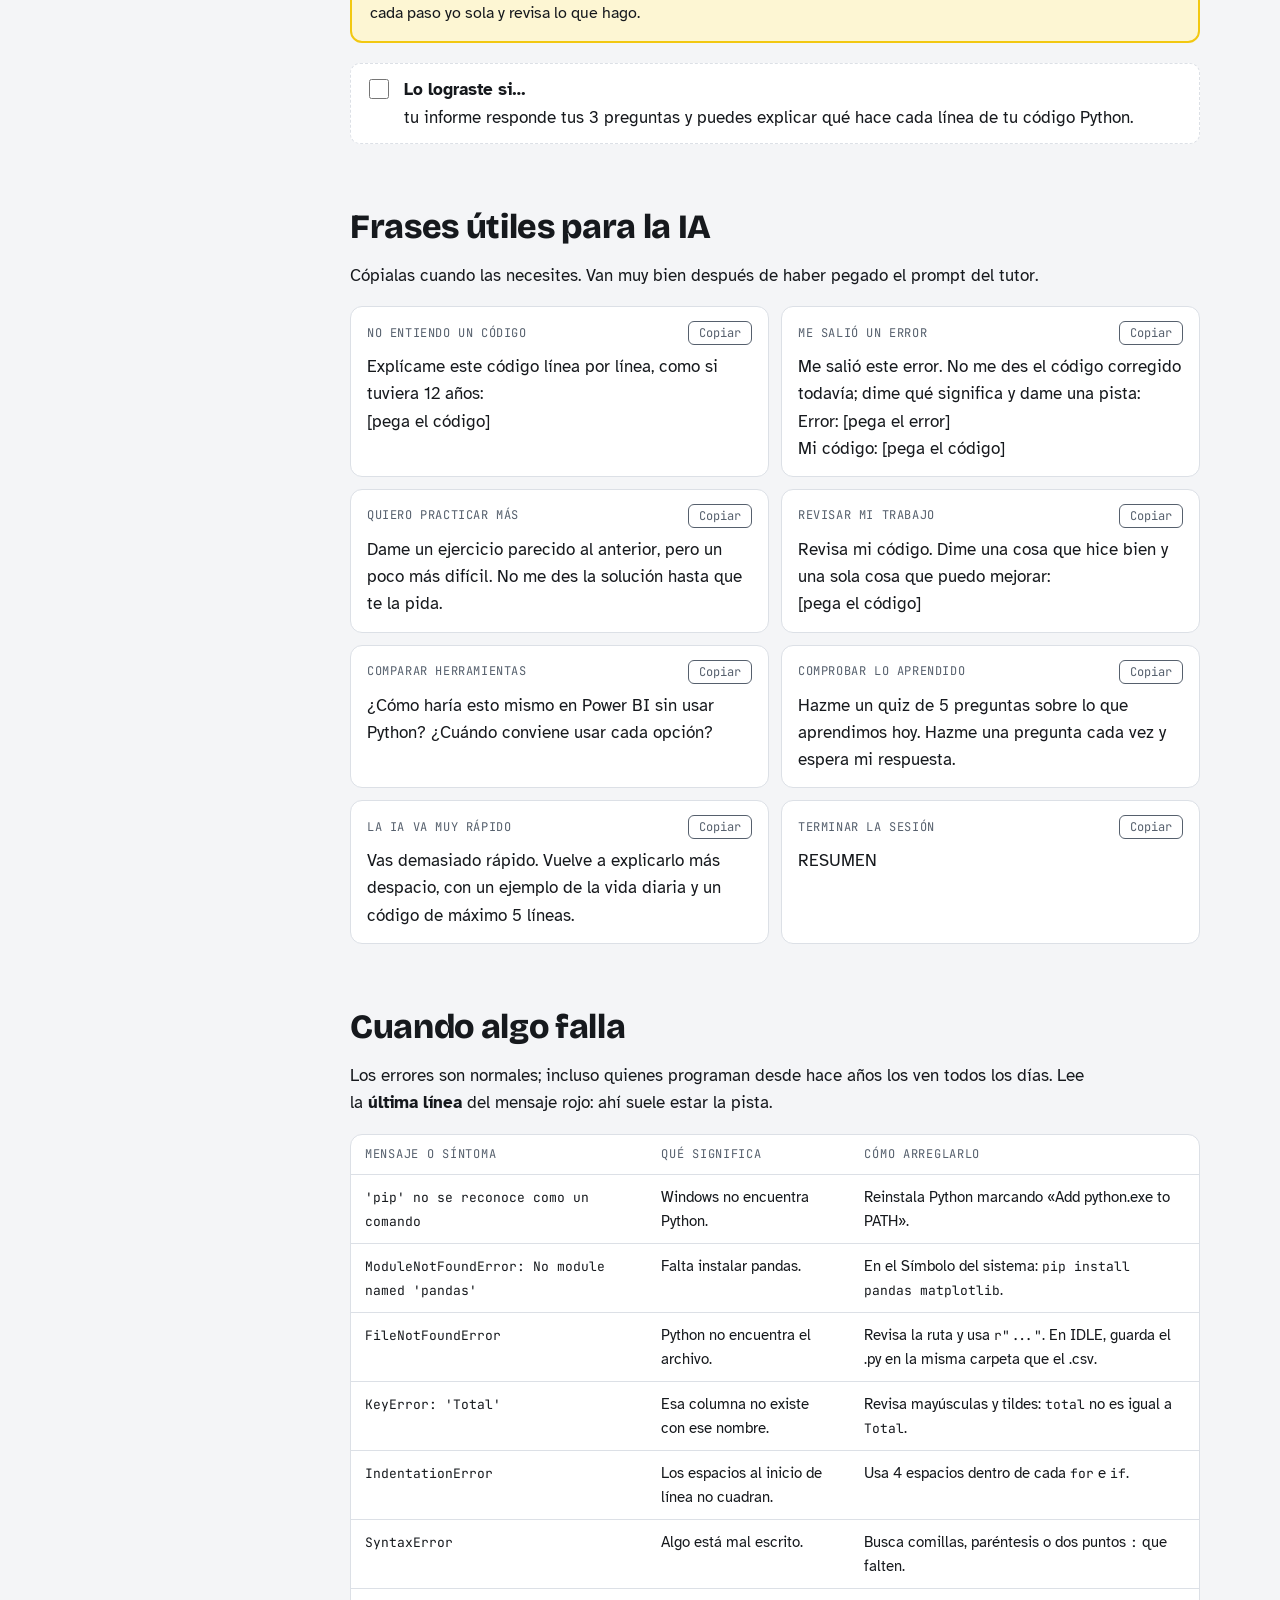
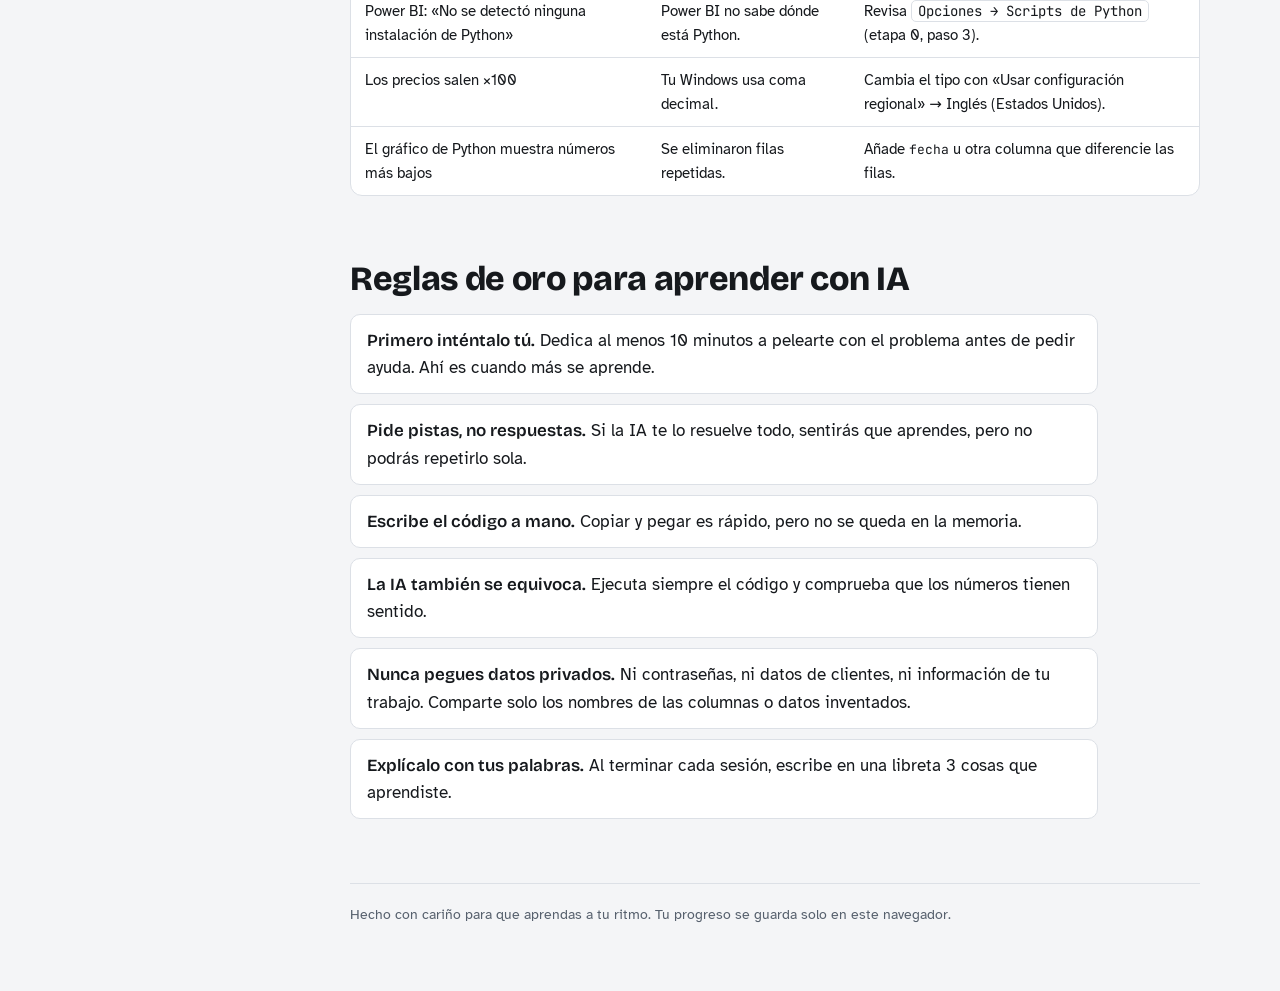
<file: guia.html>
<!doctype html>
<html lang="es">
<head>
<meta charset="utf-8">
<meta name="viewport" content="width=device-width, initial-scale=1, viewport-fit=cover">
<meta name="color-scheme" content="light dark">
<meta name="robots" content="noindex, nofollow">
<title>Guía Power BI + Python · Ask Alonso Bryan</title>
<link rel="icon" href="data:image/svg+xml,%3Csvg xmlns='http://www.w3.org/2000/svg' viewBox='0 0 32 32'%3E%3Crect width='32' height='32' rx='8' fill='%2316191D'/%3E%3Crect x='7' y='17' width='4.5' height='8' rx='1.2' fill='%23F2C811'/%3E%3Crect x='13.75' y='11' width='4.5' height='14' rx='1.2' fill='%23F2C811'/%3E%3Crect x='20.5' y='7' width='4.5' height='18' rx='1.2' fill='%23F2C811'/%3E%3C/svg%3E">
<link rel="preconnect" href="https://fonts.googleapis.com">
<link rel="preconnect" href="https://fonts.gstatic.com" crossorigin>
<link rel="stylesheet" href="https://fonts.googleapis.com/css2?family=Atkinson+Hyperlegible:ital,wght@0,400;0,700;1,400&family=Bricolage+Grotesque:opsz,wght@12..96,600;12..96,800&family=JetBrains+Mono:wght@400;600&display=swap">
<style>
:root{
  --bg:#F4F5F7; --surface:#FFFFFF; --ink:#16191D; --muted:#56606D; --line:#DCE0E6;
  --accent:#F2C811; --accent-ink:#6E5200; --accent-soft:#FDF6D3;
  --py:#2F6DB5; --py-soft:#E6EEF8;
  --warn:#B4461F; --warn-soft:#FBEAE3;
  --code-bg:#14181F; --code-ink:#E6EAF0; --code-cm:#8FA3B8; --code-str:#F2C811;
  --display:"Bricolage Grotesque", "Segoe UI", system-ui, sans-serif;
  --body:"Atkinson Hyperlegible", "Segoe UI", system-ui, sans-serif;
  --mono:"JetBrains Mono", ui-monospace, "Cascadia Code", Consolas, monospace;
}
@media (prefers-color-scheme: dark){
  :root:not([data-theme="light"]){
    --bg:#101318; --surface:#181C23; --ink:#E7EAEE; --muted:#9BA4B0; --line:#2A3039;
    --accent-ink:#F2C811; --accent-soft:#2C2610;
    --py:#86B4EA; --py-soft:#17263A;
    --warn:#F0916C; --warn-soft:#33201A;
    --code-bg:#0A0D11;
  }
}
:root[data-theme="dark"]{
  --bg:#101318; --surface:#181C23; --ink:#E7EAEE; --muted:#9BA4B0; --line:#2A3039;
  --accent-ink:#F2C811; --accent-soft:#2C2610;
  --py:#86B4EA; --py-soft:#17263A;
  --warn:#F0916C; --warn-soft:#33201A;
  --code-bg:#0A0D11;
}
*{box-sizing:border-box}
body{background:var(--bg);color:var(--ink);font-family:var(--body);font-size:17px;line-height:1.6;padding-inline:16px;padding-block:0 64px}
.wrap{max-width:1120px;margin:0 auto}
header.top{padding-block:48px 32px;border-bottom:1px solid var(--line);margin-bottom:32px}
.eyebrow{font-family:var(--mono);font-size:12px;letter-spacing:.08em;text-transform:uppercase;color:var(--muted)}
h1{font-family:var(--display);font-weight:800;font-size:clamp(34px,6vw,56px);line-height:1.02;margin:10px 0 16px;text-wrap:balance;letter-spacing:-.02em}
h1 .bi{background:var(--accent);color:#16191D;padding:0 .18em;border-radius:6px}
h1 .py{color:var(--py)}
.lede{max-width:62ch;color:var(--muted);font-size:19px;margin:0}
.facts{display:flex;flex-wrap:wrap;gap:8px;margin-top:22px}
.chip{font-size:14px;border:1px solid var(--line);background:var(--surface);border-radius:999px;padding:4px 12px}
.layout{display:grid;grid-template-columns:1fr;gap:40px}
@media (min-width:960px){.layout{grid-template-columns:230px 1fr}}
nav.toc{display:none}
@media (min-width:960px){
  nav.toc{display:block;position:sticky;top:calc(env(safe-area-inset-top,0px) + 20px);align-self:start;font-size:15px}
}
nav.toc ol{list-style:none;padding:0;margin:0;display:grid;gap:2px}
nav.toc a{display:flex;gap:10px;align-items:center;color:var(--muted);text-decoration:none;padding:6px 10px;border-radius:8px}
nav.toc a:hover,nav.toc a:focus-visible{background:var(--surface);color:var(--ink)}
nav.toc .n{font-family:var(--mono);font-size:12px;width:20px}
nav.toc .progress{margin-top:18px;padding:12px;border:1px solid var(--line);border-radius:10px;background:var(--surface)}
.bar{height:6px;background:var(--line);border-radius:6px;overflow:hidden;margin-top:6px}
.bar i{display:block;height:100%;width:0;background:var(--accent);transition:width .3s}
main{min-width:0}
section{margin-bottom:64px;scroll-margin-top:20px}
h2{font-family:var(--display);font-weight:800;font-size:clamp(26px,4vw,34px);line-height:1.1;margin:6px 0 14px;text-wrap:balance;letter-spacing:-.01em}
h3{font-family:var(--display);font-weight:600;font-size:21px;margin:30px 0 8px}
p,li{max-width:68ch}
.phase-tag{display:inline-flex;gap:8px;align-items:center;font-family:var(--mono);font-size:12px;letter-spacing:.06em;text-transform:uppercase;color:var(--accent-ink)}
.phase-tag.py{color:var(--py)}
.phase-tag b{background:var(--accent);color:#16191D;padding:2px 8px;border-radius:5px}
.phase-tag.py b{background:var(--py);color:#fff}
.meta{color:var(--muted);font-size:15px;margin-top:-6px}
ol.steps{padding-left:0;list-style:none;counter-reset:s;display:grid;gap:10px}
ol.steps>li{counter-increment:s;position:relative;padding-left:40px}
ol.steps>li::before{content:counter(s);position:absolute;left:0;top:1px;width:26px;height:26px;border-radius:50%;border:1.5px solid var(--ink);font-family:var(--mono);font-size:13px;display:grid;place-items:center}
.path{font-family:var(--mono);font-size:14px;background:var(--surface);border:1px solid var(--line);padding:1px 6px;border-radius:5px;white-space:normal}
kbd{font-family:var(--mono);font-size:13px;border:1px solid var(--line);border-bottom-width:2px;padding:0 5px;border-radius:4px;background:var(--surface)}
code.i{font-family:var(--mono);font-size:.88em;background:var(--py-soft);color:var(--ink);padding:1px 5px;border-radius:4px}
.block{position:relative;margin:14px 0 18px;border-radius:12px;overflow:hidden}
.block .label{display:flex;justify-content:space-between;align-items:center;gap:10px;font-family:var(--mono);font-size:12px;padding:8px 12px;letter-spacing:.04em}
.code .label{background:#1E242D;color:#B8C3CF}
pre{margin:0;overflow-x:auto;padding:16px 18px;font-family:var(--mono);font-size:14px;line-height:1.65}
.code pre{background:var(--code-bg);color:var(--code-ink)}
.code .c{color:var(--code-cm);font-style:italic}
.code .s{color:var(--code-str)}
.prompt{border:2px solid var(--accent);background:var(--accent-soft)}
.prompt .label{background:var(--accent);color:#16191D;font-weight:600}
.prompt pre{white-space:pre-wrap;font-family:var(--body);font-size:16px;line-height:1.55;color:var(--ink)}
.prompt.big pre{max-height:none}
button.copy{font-family:var(--mono);font-size:12px;border:1px solid currentColor;background:transparent;color:inherit;border-radius:6px;padding:3px 10px;cursor:pointer}
button.copy:focus-visible,a:focus-visible,input:focus-visible{outline:2px solid var(--py);outline-offset:2px}
.note{border-left:3px solid var(--py);background:var(--py-soft);padding:12px 16px;border-radius:0 10px 10px 0;margin:16px 0}
.note.warn{border-color:var(--warn);background:var(--warn-soft)}
.note p{margin:0}
.done{display:flex;gap:12px;align-items:flex-start;border:1px dashed var(--line);border-radius:10px;padding:12px 14px;margin-top:20px;background:var(--surface)}
.done input{width:20px;height:20px;margin-top:3px;accent-color:var(--accent);flex:none}
.done label{cursor:pointer}
.done label b{display:block}
.tablewrap{overflow-x:auto;border:1px solid var(--line);border-radius:12px;background:var(--surface);margin:14px 0}
table{border-collapse:collapse;width:100%;font-size:15px;min-width:560px}
th,td{text-align:left;padding:10px 14px;border-bottom:1px solid var(--line);vertical-align:top}
th{font-family:var(--mono);font-size:12px;text-transform:uppercase;letter-spacing:.06em;color:var(--muted);font-weight:400}
tr:last-child td{border-bottom:0}
td code{font-family:var(--mono);font-size:13px}
.toolbox{display:grid;grid-template-columns:1fr;gap:12px}
@media (min-width:720px){.toolbox{grid-template-columns:1fr 1fr}}
.tool{background:var(--surface);border:1px solid var(--line);border-radius:12px;padding:14px 16px;display:flex;flex-direction:column;gap:8px}
.tool .when{font-family:var(--mono);font-size:12px;color:var(--muted);text-transform:uppercase;letter-spacing:.05em;display:flex;justify-content:space-between;gap:8px;align-items:center}
.tool p{margin:0;white-space:pre-wrap}
.rules{display:grid;gap:10px;padding:0;list-style:none}
.rules li{background:var(--surface);border:1px solid var(--line);border-radius:10px;padding:12px 16px}
.rules b{font-family:var(--display);font-weight:600}
footer{color:var(--muted);font-size:14px;border-top:1px solid var(--line);padding-top:20px}
@media (prefers-reduced-motion:reduce){*{transition:none!important;scroll-behavior:auto!important}}
html{scroll-behavior:smooth}
/* Standalone page: body reset, safe areas, back link to the student site */
body{margin:0;padding-inline:max(16px,env(safe-area-inset-left,0px)) max(16px,env(safe-area-inset-right,0px))}
.backbar{padding-top:calc(env(safe-area-inset-top,0px) + 8px)}
.backbar a{display:inline-flex;align-items:center;gap:6px;min-height:44px;color:var(--py);font-weight:700;text-decoration:none}
.backbar a:hover{text-decoration:underline}
.backbar + header.top{padding-top:20px}
main a{color:var(--py)}
</style>
</head>
<body>

<div class="wrap">
<nav class="backbar" aria-label="Sitio"><a href="index.html"><span aria-hidden="true">←</span> Volver a Ask Alonso Bryan</a></nav>
<header class="top">
  <div class="eyebrow">Guía paso a paso · con un tutor de IA gratis</div>
  <h1>Aprende <span class="bi">Power BI</span> y <span class="py">Python</span> con ayuda de la IA</h1>
  <p class="lede">Una ruta de 6 semanas pensada para empezar desde cero. Tú escribes el código, y la IA te explica, te da pistas y te corrige, como una profesora particular que tiene toda la paciencia del mundo.</p>
  <div class="facts">
    <span class="chip">⏱ 3–4 horas por semana</span>
    <span class="chip">💸 Todo gratis</span>
    <span class="chip">🪟 Windows (Power BI Desktop solo funciona en Windows)</span>
    <span class="chip">🤖 Claude.ai o ChatGPT, versión gratis</span>
  </div>
</header>

<div class="layout">
<nav class="toc" aria-label="Contenido">
  <ol>
    <li><a href="#como"><span class="n">·</span>Cómo usar esta guía</a></li>
    <li><a href="#preparar"><span class="n">0</span>Preparar tu computadora</a></li>
    <li><a href="#tutor"><span class="n">★</span>Tu tutor de IA</a></li>
    <li><a href="#f1"><span class="n">1</span>Power BI sin código</a></li>
    <li><a href="#f2"><span class="n">2</span>Python básico</a></li>
    <li><a href="#f3"><span class="n">3</span>Tablas con pandas</a></li>
    <li><a href="#f4"><span class="n">4</span>Python dentro de Power BI</a></li>
    <li><a href="#f5"><span class="n">5</span>Proyecto final</a></li>
    <li><a href="#prompts"><span class="n">⚒</span>Frases útiles para la IA</a></li>
    <li><a href="#errores"><span class="n">!</span>Cuando algo falla</a></li>
    <li><a href="#reglas"><span class="n">✓</span>Reglas de oro</a></li>
  </ol>
  <div class="progress">
    <div class="eyebrow">Tu progreso</div>
    <div id="progText" style="font-size:14px">0 de 6 etapas</div>
    <div class="bar"><i id="progBar"></i></div>
  </div>
</nav>

<main>

<section id="como">
  <h2>Cómo usar esta guía</h2>
  <ol class="steps">
    <li><strong>Prepara tu computadora una sola vez</strong> (etapa 0). Instalas Power BI y Python.</li>
    <li><strong>Copia el «prompt del tutor»</strong> y pégalo al empezar una conversación nueva con la IA. Así la IA se comporta como profesora: va paso a paso, en español sencillo y sin darte todo resuelto.</li>
    <li><strong>Avanza por las etapas en orden.</strong> En cada una encontrarás qué hacer, un código de ejemplo corto y una frase para pedirle ayuda a la IA.</li>
    <li><strong>Marca la casilla al terminar cada etapa.</strong> Tu progreso se guarda en este navegador.</li>
  </ol>
  <div class="note"><p><strong>Consejo:</strong> no copies y pegues el código sin más. Escríbelo tú a mano, aunque tardes más. Así es como tus dedos y tu cabeza lo aprenden de verdad.</p></div>
</section>

<section id="preparar">
  <span class="phase-tag"><b>Etapa 0</b> Semana 1 · 1 hora</span>
  <h2>Preparar tu computadora</h2>

  <h3>1. Instala Power BI Desktop</h3>
  <ol class="steps">
    <li>Abre la <strong>Microsoft Store</strong>, busca «Power BI Desktop» y pulsa <strong>Obtener</strong>. Es gratis.</li>
    <li>Ábrelo una vez para comprobar que funciona. Si te pide iniciar sesión, puedes cerrar esa ventana; no hace falta para practicar.</li>
  </ol>

  <h3>2. Instala Python</h3>
  <ol class="steps">
    <li>Entra en <span class="path">python.org</span> → <strong>Downloads</strong> → descarga la última versión para Windows.</li>
    <li>Al instalar, <strong>marca la casilla «Add python.exe to PATH»</strong> antes de pulsar «Install Now». Es muy importante.</li>
    <li>Abre el menú Inicio, escribe <kbd>cmd</kbd> y abre el <strong>Símbolo del sistema</strong>. Pega esta línea y pulsa <kbd>Enter</kbd>:</li>
  </ol>
  <div class="block code">
    <div class="label"><span>SÍMBOLO DEL SISTEMA</span><button class="copy" type="button">Copiar</button></div>
<pre>pip install pandas matplotlib</pre>
  </div>
  <p>Esto instala dos «paquetes»: <strong>pandas</strong> (para trabajar con tablas) y <strong>matplotlib</strong> (para hacer gráficos). Power BI necesita los dos.</p>

  <h3>3. Conecta Python con Power BI</h3>
  <ol class="steps">
    <li>En Power BI ve a <span class="path">Archivo → Opciones y configuración → Opciones</span>.</li>
    <li>En la lista de la izquierda (sección Global) elige <strong>Scripts de Python</strong>.</li>
    <li>Comprueba que aparezca la carpeta donde se instaló Python. Si está vacía, elígela de la lista y pulsa <strong>Aceptar</strong>.</li>
  </ol>

  <h3>4. Crea tus datos de práctica</h3>
  <p>Crea una carpeta llamada <span class="path">curso</span> dentro de <span class="path">Documentos</span>. Abre el <strong>Bloc de notas</strong>, pega esto y guárdalo en esa carpeta con el nombre <span class="path">ventas.csv</span> (en «Tipo» elige «Todos los archivos»).</p>
  <div class="block code">
    <div class="label"><span>ventas.csv</span><button class="copy" type="button">Copiar</button></div>
<pre>fecha,producto,categoria,cantidad,precio,ciudad
2026-01-05,Café,Bebidas,3,2.50,Bogotá
2026-01-05,Pan,Panadería,5,1.20,Lima
2026-01-06,Té,Bebidas,2,2.00,Madrid
2026-01-07,Café,Bebidas,6,2.50,Ciudad de México
2026-01-08,Galletas,Panadería,4,3.10,Bogotá
2026-01-09,Pan,Panadería,8,1.20,Madrid
2026-01-10,Jugo,Bebidas,3,3.50,Lima
2026-01-11,Café,Bebidas,4,2.50,Madrid
2026-01-12,Pastel,Panadería,1,12.00,Ciudad de México
2026-01-13,Té,Bebidas,5,2.00,Bogotá
2026-01-14,Galletas,Panadería,2,3.10,Lima
2026-01-15,Jugo,Bebidas,6,3.50,Ciudad de México</pre>
  </div>

  <div class="done"><input type="checkbox" id="chk0" data-step><label for="chk0"><b>Lo lograste si…</b>Power BI abre, <code class="i">pip install</code> terminó sin errores rojos y tienes <code class="i">ventas.csv</code> en tu carpeta <code class="i">curso</code>.</label></div>
</section>

<section id="tutor">
  <span class="phase-tag"><b>★</b> Úsalo en cada sesión</span>
  <h2>Tu tutor de IA</h2>
  <p>Abre <span class="path">claude.ai</span> o <span class="path">chatgpt.com</span> con tu cuenta gratis, empieza una <strong>conversación nueva</strong> y pega este texto completo. Después, simplemente conversa con la IA.</p>

  <div class="block prompt big">
    <div class="label"><span>PROMPT DEL TUTOR · pégalo al empezar</span><button class="copy" type="button">Copiar</button></div>
<pre>Quiero que seas mi tutora personal de programación y análisis de datos. Soy principiante total.

MI OBJETIVO: aprender Power BI y Python (pandas y matplotlib) para analizar datos, y aprender a usar la IA como ayuda para escribir código.

MI EQUIPO: Windows, Power BI Desktop en español y Python con pandas y matplotlib ya instalados.

MIS DATOS DE PRÁCTICA: un archivo ventas.csv con las columnas fecha, producto, categoria, cantidad, precio, ciudad.

MI RUTA:
- Etapa 1: Power BI sin código (cargar datos, gráficos, filtros, una medida DAX sencilla)
- Etapa 2: Python básico (variables, listas, if, for)
- Etapa 3: tablas con pandas (leer CSV, nuevas columnas, agrupar)
- Etapa 4: Python dentro de Power BI (script como origen de datos, transformar en Power Query, objeto visual de Python)
- Etapa 5: proyecto final con mis propios datos

CÓMO QUIERO QUE ME ENSEÑES:
1. Habla en español sencillo. Si usas una palabra técnica, explícala con un ejemplo de la vida diaria.
2. Una sola cosa a la vez: explica un concepto corto, dame un ejercicio pequeño y ESPERA mi respuesta antes de seguir.
3. No me des la solución completa de inmediato. Primero dame una pista. Si te lo pido otra vez, dame la solución.
4. El código debe ser muy corto (máximo 10 líneas), con un comentario en español en cada línea y nombres de variables en español.
5. Cuando te pegue un error, explícame qué significa en palabras simples y ayúdame a encontrar la causa yo misma.
6. Cada 3 ejercicios, hazme un mini quiz de 3 preguntas.
7. Anímame, pero dime con honestidad si algo está mal.
8. Cuando escriba la palabra RESUMEN, dame un resumen corto de lo que aprendí, en qué etapa voy y cuál es el siguiente paso, para poder pegarlo en una conversación nueva.

Para empezar, pregúntame en qué etapa estoy y qué sé hacer ya.</pre>
  </div>

  <p>¿Prefieres no copiar el prompt? También puedes preguntar aquí mismo, en tu sitio: ve a <a href="index.html">Mis preguntas</a>, pulsa «Hacer una pregunta» y el Tutor IA te responderá ahí, normalmente en un minuto.</p>

  <div class="note"><p><strong>La versión gratis tiene un límite de mensajes.</strong> Cuando se acabe o la conversación se haga muy larga, escribe <strong>RESUMEN</strong>, copia la respuesta, abre una conversación nueva, pega de nuevo el prompt del tutor y, debajo, el resumen. Así la IA sabe exactamente por dónde ibas.</p></div>
</section>

<section id="f1">
  <span class="phase-tag"><b>Etapa 1</b> Semana 1–2</span>
  <h2>Power BI sin código</h2>
  <p class="meta">Objetivo: entender cómo piensa Power BI antes de meter Python.</p>
  <ol class="steps">
    <li>En Power BI: <span class="path">Inicio → Obtener datos → Texto o CSV</span> → elige <code class="i">ventas.csv</code> → pulsa <strong>Transformar datos</strong>.</li>
    <li>Se abre <strong>Power Query</strong> (la «cocina» donde se limpian los datos). Revisa que la columna <code class="i">precio</code> tenga números decimales (icono <strong>1.2</strong>).</li>
    <li>Pulsa <span class="path">Cerrar y aplicar</span>.</li>
    <li>Crea un <strong>gráfico de columnas agrupadas</strong>: arrastra <code class="i">producto</code> al Eje X y <code class="i">cantidad</code> al Eje Y.</li>
    <li>Añade una <strong>segmentación de datos</strong> con <code class="i">ciudad</code> y prueba a filtrar.</li>
    <li>Crea tu primera medida: <span class="path">Inicio → Nueva medida</span> y escribe:</li>
  </ol>
  <div class="block code">
    <div class="label"><span>DAX · medida</span><button class="copy" type="button">Copiar</button></div>
<pre>Total Ventas = SUMX(ventas, ventas[cantidad] * ventas[precio])</pre>
  </div>
  <p>Ponla en un objeto visual de <strong>Tarjeta</strong>. Traducido al español: «recorre cada fila de la tabla ventas, multiplica cantidad por precio y suma todos los resultados».</p>

  <div class="note warn"><p><strong>¿Los precios salen multiplicados por 100</strong> (250 en vez de 2.50)? Es por la configuración de tu país, que usa coma decimal. En Power Query, haz clic derecho en <code class="i">precio</code> → <span class="path">Cambiar tipo → Usar configuración regional</span> → Número decimal · Inglés (Estados Unidos).</p></div>

  <div class="block prompt">
    <div class="label"><span>PÍDELE A TU TUTORA</span><button class="copy" type="button">Copiar</button></div>
<pre>Estoy en la Etapa 1. Ya cargué ventas.csv en Power BI e hice un gráfico de columnas. Explícame con un ejemplo de la vida diaria la diferencia entre una columna y una medida en Power BI, y luego dame un ejercicio para crear una medida nueva.</pre>
  </div>

  <div class="done"><input type="checkbox" id="chk1" data-step><label for="chk1"><b>Lo lograste si…</b>tienes una página con un gráfico, una tarjeta con «Total Ventas» y un filtro por ciudad que funciona.</label></div>
</section>

<section id="f2">
  <span class="phase-tag py"><b>Etapa 2</b> Semana 2–3</span>
  <h2>Python básico</h2>
  <p class="meta">Objetivo: perderle el miedo al código. Todavía sin Power BI.</p>
  <ol class="steps">
    <li>Abre el menú Inicio y busca <strong>IDLE</strong> (se instaló junto con Python).</li>
    <li>Ve a <span class="path">File → New File</span>, escribe el código, guárdalo en tu carpeta <code class="i">curso</code> y pulsa <kbd>F5</kbd> para ejecutarlo.</li>
  </ol>

  <h3>Ejemplo 1: variables</h3>
  <div class="block code">
    <div class="label"><span>hola.py</span><button class="copy" type="button">Copiar</button></div>
<pre><span class="c"># Una línea que empieza con # es un comentario: Python la ignora</span>
nombre = <span class="s">"Ana"</span>          <span class="c"># guardo un texto en una "caja" llamada nombre</span>
edad = 25               <span class="c"># guardo un número en otra caja</span>

print(<span class="s">"Hola,"</span>, nombre)   <span class="c"># print muestra algo en pantalla</span>
print(<span class="s">"El año que viene tendrás"</span>, edad + 1)</pre>
  </div>

  <h3>Ejemplo 2: listas, for e if</h3>
  <div class="block code">
    <div class="label"><span>ventas_lista.py</span><button class="copy" type="button">Copiar</button></div>
<pre>ventas = [120, 80, 200, 150]   <span class="c"># una lista: varios números en una sola caja</span>

total = sum(ventas)            <span class="c"># sum suma todos los números de la lista</span>
print(<span class="s">"Total vendido:"</span>, total)

<span class="c"># for = "para cada venta de la lista, haz lo siguiente"</span>
for venta in ventas:
    if venta &gt; 100:            <span class="c"># if = "solo si se cumple esto"</span>
        print(venta, <span class="s">"es una venta grande"</span>)</pre>
  </div>
  <div class="note"><p><strong>Los espacios al principio de la línea importan.</strong> Así Python sabe qué está «dentro» del <code class="i">for</code> y del <code class="i">if</code>. Usa siempre 4 espacios.</p></div>

  <div class="block prompt">
    <div class="label"><span>PÍDELE A TU TUTORA</span><button class="copy" type="button">Copiar</button></div>
<pre>Estoy en la Etapa 2. Este es mi código: [pega tu código aquí]. Explícame qué hace cada línea como si tuviera 12 años y luego dame un ejercicio parecido, pero un poquito más difícil, sin darme la solución.</pre>
  </div>

  <div class="done"><input type="checkbox" id="chk2" data-step><label for="chk2"><b>Lo lograste si…</b>puedes escribir sin mirar un programa que recorre una lista de números y avisa cuáles son mayores que 100.</label></div>
</section>

<section id="f3">
  <span class="phase-tag py"><b>Etapa 3</b> Semana 3–4</span>
  <h2>Tablas con pandas</h2>
  <p class="meta">Objetivo: hacer con Python lo mismo que hiciste en Power BI. Pandas es como «Excel con código».</p>
  <p>Guarda este archivo en la <strong>misma carpeta</strong> que <code class="i">ventas.csv</code> y ejecútalo con <kbd>F5</kbd>.</p>
  <div class="block code">
    <div class="label"><span>analisis.py</span><button class="copy" type="button">Copiar</button></div>
<pre>import pandas as pd                       <span class="c"># traigo la herramienta pandas y la llamo "pd"</span>

tabla = pd.read_csv(<span class="s">"ventas.csv"</span>)          <span class="c"># leo el archivo y lo guardo como tabla</span>
print(tabla.head())                       <span class="c"># muestro las primeras 5 filas</span>

<span class="c"># creo una columna nueva: total = cantidad × precio</span>
tabla[<span class="s">"total"</span>] = tabla[<span class="s">"cantidad"</span>] * tabla[<span class="s">"precio"</span>]

<span class="c"># agrupo por producto y sumo el total de cada uno</span>
por_producto = tabla.groupby(<span class="s">"producto"</span>)[<span class="s">"total"</span>].sum()
print(por_producto)</pre>
  </div>
  <p><strong>Retos para practicar</strong> (pídele pistas a la IA si te atascas):</p>
  <ul>
    <li>Calcula el total vendido por <code class="i">ciudad</code>.</li>
    <li>Muestra solo las filas donde <code class="i">categoria</code> sea «Bebidas».</li>
    <li>Averigua cuál es el producto que más dinero ha generado.</li>
  </ul>

  <div class="block prompt">
    <div class="label"><span>PÍDELE A TU TUTORA</span><button class="copy" type="button">Copiar</button></div>
<pre>Estoy en la Etapa 3 con pandas. Quiero mostrar solo las filas donde la categoria sea "Bebidas". No me des el código todavía: dame una pista sobre qué tengo que escribir entre los corchetes.</pre>
  </div>

  <div class="done"><input type="checkbox" id="chk3" data-step><label for="chk3"><b>Lo lograste si…</b>tu programa muestra el total por producto y el total por ciudad, y los números coinciden con los de Power BI.</label></div>
</section>

<section id="f4">
  <span class="phase-tag py"><b>Etapa 4</b> Semana 4–5</span>
  <h2>Python dentro de Power BI</h2>
  <p class="meta">Objetivo: unir las dos cosas. Hay tres lugares donde Power BI acepta Python.</p>

  <h3>A. Python como origen de datos</h3>
  <ol class="steps">
    <li>Abre un archivo nuevo de Power BI: <span class="path">Inicio → Obtener datos → Más… → Otras → Script de Python</span>.</li>
    <li>Pega este código. Cambia <code class="i">TuNombre</code> por tu usuario de Windows. Truco: en el Explorador de archivos, haz <kbd>Shift</kbd> + clic derecho sobre <code class="i">ventas.csv</code> → «Copiar como ruta de acceso».</li>
  </ol>
  <div class="block code">
    <div class="label"><span>Script de Python · origen de datos</span><button class="copy" type="button">Copiar</button></div>
<pre>import pandas as pd

<span class="c"># la r antes de las comillas evita problemas con las barras \ de Windows</span>
ventas = pd.read_csv(<span class="s">r"C:\Users\TuNombre\Documents\curso\ventas.csv"</span>)

<span class="c"># preparo los datos antes de que lleguen a Power BI</span>
ventas[<span class="s">"total"</span>] = ventas[<span class="s">"cantidad"</span>] * ventas[<span class="s">"precio"</span>]</pre>
  </div>
  <ol class="steps" start="3">
    <li>Pulsa <strong>Aceptar</strong>. Power BI te mostrará cada tabla que creaste en el código. Marca <code class="i">ventas</code> y pulsa <strong>Cargar</strong>.</li>
  </ol>

  <h3>B. Transformar datos con Python en Power Query</h3>
  <ol class="steps">
    <li><span class="path">Inicio → Transformar datos</span> → selecciona tu tabla → <span class="path">Transformar → Ejecutar script de Python</span>.</li>
    <li>Power BI te entrega la tabla con el nombre <code class="i">dataset</code>. Escribe:</li>
  </ol>
  <div class="block code">
    <div class="label"><span>Ejecutar script de Python · Power Query</span><button class="copy" type="button">Copiar</button></div>
<pre><span class="c"># "dataset" es la tabla que Power BI me entrega automáticamente</span>

<span class="c"># marco como "grande" cada venta de más de 10</span>
dataset[<span class="s">"es_grande"</span>] = dataset[<span class="s">"total"</span>] &gt; 10

<span class="c"># paso el nombre de la ciudad a MAYÚSCULAS</span>
dataset[<span class="s">"ciudad"</span>] = dataset[<span class="s">"ciudad"</span>].str.upper()</pre>
  </div>
  <ol class="steps" start="3">
    <li>Aparece una pequeña tabla de resultados. Haz clic en la palabra <strong>Table</strong> junto a <code class="i">dataset</code>.</li>
    <li>Si te pregunta por <strong>niveles de privacidad</strong>, para practicar con estos datos puedes marcar «Omitir comprobaciones de niveles de privacidad».</li>
  </ol>

  <h3>C. Un gráfico hecho con Python</h3>
  <ol class="steps">
    <li>En el panel <strong>Visualizaciones</strong>, pulsa el icono <strong>Py</strong> y acepta <strong>Habilitar</strong>.</li>
    <li>Arrastra <code class="i">fecha</code>, <code class="i">producto</code> y <code class="i">total</code> a «Valores».</li>
    <li>Abajo aparece el editor. Escribe esto y pulsa el botón ▶ (Ejecutar):</li>
  </ol>
  <div class="block code">
    <div class="label"><span>Objeto visual de Python</span><button class="copy" type="button">Copiar</button></div>
<pre>import matplotlib.pyplot as plt   <span class="c"># herramienta para dibujar gráficos</span>

<span class="c"># sumo el total de cada producto</span>
resumen = dataset.groupby(<span class="s">"producto"</span>)[<span class="s">"total"</span>].sum()

resumen.plot(kind=<span class="s">"bar"</span>, color=<span class="s">"#F2C811"</span>)  <span class="c"># gráfico de barras amarillas</span>
plt.title(<span class="s">"Ventas por producto"</span>)             <span class="c"># título</span>
plt.ylabel(<span class="s">"Total"</span>)                           <span class="c"># nombre del eje vertical</span>
plt.tight_layout()                            <span class="c"># acomoda para que no se corte</span>
plt.show()                                    <span class="c"># ¡dibuja!</span></pre>
  </div>
  <div class="note warn"><p><strong>¿Por qué también arrastramos <code class="i">fecha</code>?</strong> El objeto visual de Python elimina las filas repetidas. Si dos ventas tienen el mismo producto y el mismo total, contaría solo una. Añadir una columna que diferencie las filas evita ese error silencioso.</p></div>

  <div class="block prompt">
    <div class="label"><span>PÍDELE A TU TUTORA</span><button class="copy" type="button">Copiar</button></div>
<pre>Estoy en la Etapa 4. Hice un objeto visual de Python en Power BI con un gráfico de barras. Enséñame a cambiarlo por un gráfico de líneas que muestre el total por fecha. Explícame solo las líneas que cambian.</pre>
  </div>

  <div class="done"><input type="checkbox" id="chk4" data-step><label for="chk4"><b>Lo lograste si…</b>tienes un informe con datos cargados desde Python, una columna creada con «Ejecutar script de Python» y un gráfico de Python que responde a los filtros.</label></div>
</section>

<section id="f5">
  <span class="phase-tag"><b>Etapa 5</b> Semana 6</span>
  <h2>Proyecto final</h2>
  <p class="meta">Objetivo: hacerlo sola, de principio a fin, con la IA solo como apoyo.</p>
  <ol class="steps">
    <li><strong>Elige unos datos que te interesen:</strong> tus gastos del mes, tus series favoritas, o un conjunto público de <span class="path">datos.gob.es</span> o <span class="path">kaggle.com</span>.</li>
    <li><strong>Escribe 3 preguntas</strong> que quieras responder. Por ejemplo: «¿en qué gasto más?», «¿qué mes fue el más caro?».</li>
    <li><strong>Limpia los datos</strong> con Power Query o con Python.</li>
    <li><strong>Crea una página de informe</strong> con al menos una medida DAX, un gráfico normal, un gráfico de Python y un filtro.</li>
    <li><strong>Enséñaselo a alguien</strong> y explícale qué descubriste. Si puedes explicarlo, lo entiendes.</li>
  </ol>
  <div class="block prompt">
    <div class="label"><span>PÍDELE A TU TUTORA</span><button class="copy" type="button">Copiar</button></div>
<pre>Estoy en la Etapa 5, el proyecto final. Mis datos tienen estas columnas: [escribe los nombres de las columnas, NO los datos privados]. Mis 3 preguntas son: [escríbelas]. Ayúdame a hacer un plan paso a paso, pero déjame hacer cada paso yo sola y revisa lo que hago.</pre>
  </div>
  <div class="done"><input type="checkbox" id="chk5" data-step><label for="chk5"><b>Lo lograste si…</b>tu informe responde tus 3 preguntas y puedes explicar qué hace cada línea de tu código Python.</label></div>
</section>

<section id="prompts">
  <h2>Frases útiles para la IA</h2>
  <p>Cópialas cuando las necesites. Van muy bien después de haber pegado el prompt del tutor.</p>
  <div class="toolbox">
    <div class="tool"><div class="when"><span>No entiendo un código</span><button class="copy" type="button">Copiar</button></div><p>Explícame este código línea por línea, como si tuviera 12 años:
[pega el código]</p></div>
    <div class="tool"><div class="when"><span>Me salió un error</span><button class="copy" type="button">Copiar</button></div><p>Me salió este error. No me des el código corregido todavía; dime qué significa y dame una pista:
Error: [pega el error]
Mi código: [pega el código]</p></div>
    <div class="tool"><div class="when"><span>Quiero practicar más</span><button class="copy" type="button">Copiar</button></div><p>Dame un ejercicio parecido al anterior, pero un poco más difícil. No me des la solución hasta que te la pida.</p></div>
    <div class="tool"><div class="when"><span>Revisar mi trabajo</span><button class="copy" type="button">Copiar</button></div><p>Revisa mi código. Dime una cosa que hice bien y una sola cosa que puedo mejorar:
[pega el código]</p></div>
    <div class="tool"><div class="when"><span>Comparar herramientas</span><button class="copy" type="button">Copiar</button></div><p>¿Cómo haría esto mismo en Power BI sin usar Python? ¿Cuándo conviene usar cada opción?</p></div>
    <div class="tool"><div class="when"><span>Comprobar lo aprendido</span><button class="copy" type="button">Copiar</button></div><p>Hazme un quiz de 5 preguntas sobre lo que aprendimos hoy. Hazme una pregunta cada vez y espera mi respuesta.</p></div>
    <div class="tool"><div class="when"><span>La IA va muy rápido</span><button class="copy" type="button">Copiar</button></div><p>Vas demasiado rápido. Vuelve a explicarlo más despacio, con un ejemplo de la vida diaria y un código de máximo 5 líneas.</p></div>
    <div class="tool"><div class="when"><span>Terminar la sesión</span><button class="copy" type="button">Copiar</button></div><p>RESUMEN</p></div>
  </div>
</section>

<section id="errores">
  <h2>Cuando algo falla</h2>
  <p>Los errores son normales; incluso quienes programan desde hace años los ven todos los días. Lee la <strong>última línea</strong> del mensaje rojo: ahí suele estar la pista.</p>
  <div class="tablewrap">
    <table>
      <thead><tr><th>Mensaje o síntoma</th><th>Qué significa</th><th>Cómo arreglarlo</th></tr></thead>
      <tbody>
        <tr><td><code>'pip' no se reconoce como un comando</code></td><td>Windows no encuentra Python.</td><td>Reinstala Python marcando «Add python.exe to PATH».</td></tr>
        <tr><td><code>ModuleNotFoundError: No module named 'pandas'</code></td><td>Falta instalar pandas.</td><td>En el Símbolo del sistema: <code>pip install pandas matplotlib</code>.</td></tr>
        <tr><td><code>FileNotFoundError</code></td><td>Python no encuentra el archivo.</td><td>Revisa la ruta y usa <code>r"..."</code>. En IDLE, guarda el .py en la misma carpeta que el .csv.</td></tr>
        <tr><td><code>KeyError: 'Total'</code></td><td>Esa columna no existe con ese nombre.</td><td>Revisa mayúsculas y tildes: <code>total</code> no es igual a <code>Total</code>.</td></tr>
        <tr><td><code>IndentationError</code></td><td>Los espacios al inicio de línea no cuadran.</td><td>Usa 4 espacios dentro de cada <code>for</code> e <code>if</code>.</td></tr>
        <tr><td><code>SyntaxError</code></td><td>Algo está mal escrito.</td><td>Busca comillas, paréntesis o dos puntos <code>:</code> que falten.</td></tr>
        <tr><td>Power BI: «No se detectó ninguna instalación de Python»</td><td>Power BI no sabe dónde está Python.</td><td>Revisa <span class="path">Opciones → Scripts de Python</span> (etapa 0, paso 3).</td></tr>
        <tr><td>Los precios salen ×100</td><td>Tu Windows usa coma decimal.</td><td>Cambia el tipo con «Usar configuración regional» → Inglés (Estados Unidos).</td></tr>
        <tr><td>El gráfico de Python muestra números más bajos</td><td>Se eliminaron filas repetidas.</td><td>Añade <code>fecha</code> u otra columna que diferencie las filas.</td></tr>
      </tbody>
    </table>
  </div>
</section>

<section id="reglas">
  <h2>Reglas de oro para aprender con IA</h2>
  <ul class="rules">
    <li><b>Primero inténtalo tú.</b> Dedica al menos 10 minutos a pelearte con el problema antes de pedir ayuda. Ahí es cuando más se aprende.</li>
    <li><b>Pide pistas, no respuestas.</b> Si la IA te lo resuelve todo, sentirás que aprendes, pero no podrás repetirlo sola.</li>
    <li><b>Escribe el código a mano.</b> Copiar y pegar es rápido, pero no se queda en la memoria.</li>
    <li><b>La IA también se equivoca.</b> Ejecuta siempre el código y comprueba que los números tienen sentido.</li>
    <li><b>Nunca pegues datos privados.</b> Ni contraseñas, ni datos de clientes, ni información de tu trabajo. Comparte solo los nombres de las columnas o datos inventados.</li>
    <li><b>Explícalo con tus palabras.</b> Al terminar cada sesión, escribe en una libreta 3 cosas que aprendiste.</li>
  </ul>
</section>

<footer>Hecho con cariño para que aprendas a tu ritmo. Tu progreso se guarda solo en este navegador.</footer>
</main>
</div>
</div>

<script>
(function(){
  // Botones de copiar
  function copyText(text, btn){
    function ok(){ var o=btn.textContent; btn.textContent="¡Copiado!"; setTimeout(function(){btn.textContent=o;},1500); }
    function fallback(){
      var ta=document.createElement("textarea"); ta.value=text; ta.setAttribute("readonly","");
      ta.style.position="fixed"; ta.style.opacity="0"; document.body.appendChild(ta); ta.select();
      try{ document.execCommand("copy"); ok(); }catch(e){ btn.textContent="Selecciona y copia"; }
      document.body.removeChild(ta);
    }
    try{
      if(navigator.clipboard && navigator.clipboard.writeText){ navigator.clipboard.writeText(text).then(ok, fallback); }
      else fallback();
    }catch(e){ fallback(); }
  }
  document.querySelectorAll("button.copy").forEach(function(btn){
    btn.addEventListener("click", function(){
      var box=btn.closest(".block, .tool");
      var src=box.querySelector("pre, p");
      copyText(src.innerText.trim(), btn);
    });
  });

  // Progreso
  var KEY="ruta-pbi-python-progreso";
  var boxes=[].slice.call(document.querySelectorAll("input[data-step]"));
  var saved={};
  try{ saved=JSON.parse(localStorage.getItem(KEY)||"{}")||{}; }catch(e){}
  function render(){
    var n=boxes.filter(function(b){return b.checked;}).length;
    var t=document.getElementById("progText"), bar=document.getElementById("progBar");
    if(t) t.textContent=n+" de "+boxes.length+" etapas";
    if(bar) bar.style.width=(n/boxes.length*100)+"%";
  }
  boxes.forEach(function(b){
    b.checked=!!saved[b.id];
    b.addEventListener("change", function(){
      saved[b.id]=b.checked;
      try{ localStorage.setItem(KEY, JSON.stringify(saved)); }catch(e){}
      render();
    });
  });
  render();
})();
</script>
</body>
</html>
</file>
<file: assets/base.css>
/* Shared tokens + base components. Page-specific styles live in student.css / admin.css. */
@import url("https://fonts.googleapis.com/css2?family=Atkinson+Hyperlegible:ital,wght@0,400;0,700;1,400&family=Bricolage+Grotesque:opsz,wght@12..96,600;12..96,800&family=JetBrains+Mono:wght@400;600&display=swap");

:root {
  color-scheme: light;
  --bg: #f4f5f7;
  --surface: #ffffff;
  --surface-2: #eceef2;
  --ink: #16191d;
  --muted: #56606d;
  --line: #dce0e6;
  --accent: #f2c811;          /* Power BI yellow: fills only, always with dark text */
  --accent-ink: #6e5200;      /* readable accent for text on light ground */
  --accent-soft: #fdf6d3;
  --py: #2f6db5;              /* Python blue: links, focus, secondary */
  --py-soft: #e6eef8;
  --good: #1f7a4d;
  --good-soft: #e3f3ea;
  --warn: #b4461f;
  --warn-soft: #fbeae3;
  --code-bg: #14181f;
  --code-ink: #e6eaf0;
  --on-accent: #16191d;
  --shadow: 0 1px 2px rgba(22, 25, 29, 0.06), 0 8px 24px rgba(22, 25, 29, 0.06);

  --display: "Bricolage Grotesque", "Segoe UI", system-ui, sans-serif;
  --body: "Atkinson Hyperlegible", "Segoe UI", system-ui, sans-serif;
  --mono: "JetBrains Mono", ui-monospace, "Cascadia Code", Consolas, monospace;

  --r-sm: 6px;
  --r-md: 10px;
  --r-lg: 14px;
  --gutter: 16px;
}

@media (prefers-color-scheme: dark) {
  :root:not([data-theme="light"]) {
    color-scheme: dark;
    --bg: #101318;
    --surface: #181c23;
    --surface-2: #20252e;
    --ink: #e7eaee;
    --muted: #9ba4b0;
    --line: #2a3039;
    --accent-ink: #f2c811;
    --accent-soft: #2c2610;
    --py: #86b4ea;
    --py-soft: #17263a;
    --good: #6fd19c;
    --good-soft: #15291f;
    --warn: #f0916c;
    --warn-soft: #33201a;
    --code-bg: #0a0d11;
    --shadow: 0 1px 2px rgba(0, 0, 0, 0.3), 0 8px 24px rgba(0, 0, 0, 0.25);
  }
}
:root[data-theme="dark"] {
  color-scheme: dark;
  --bg: #101318;
  --surface: #181c23;
  --surface-2: #20252e;
  --ink: #e7eaee;
  --muted: #9ba4b0;
  --line: #2a3039;
  --accent-ink: #f2c811;
  --accent-soft: #2c2610;
  --py: #86b4ea;
  --py-soft: #17263a;
  --good: #6fd19c;
  --good-soft: #15291f;
  --warn: #f0916c;
  --warn-soft: #33201a;
  --code-bg: #0a0d11;
  --shadow: 0 1px 2px rgba(0, 0, 0, 0.3), 0 8px 24px rgba(0, 0, 0, 0.25);
}

*, *::before, *::after { box-sizing: border-box; }
html { -webkit-text-size-adjust: 100%; }
body {
  margin: 0;
  background: var(--bg);
  color: var(--ink);
  font-family: var(--body);
  font-size: 17px;
  line-height: 1.55;
  padding-inline: var(--gutter);
  padding-block: 0 48px;
}
img { max-width: 100%; }
[hidden] { display: none !important; }
a { color: var(--py); }
h1, h2, h3 { font-family: var(--display); line-height: 1.1; text-wrap: balance; margin: 0; }
p { margin: 0; }
:focus-visible { outline: 2px solid var(--py); outline-offset: 2px; }

.sr-only {
  position: absolute !important; width: 1px; height: 1px; padding: 0; margin: -1px;
  overflow: hidden; clip: rect(0 0 0 0); white-space: nowrap; border: 0;
}

.eyebrow {
  font-family: var(--mono); font-size: 12px; letter-spacing: 0.08em;
  text-transform: uppercase; color: var(--muted);
}

/* ---------- buttons ---------- */
.btn {
  display: inline-flex; align-items: center; justify-content: center; gap: 8px;
  min-height: 44px; padding: 0 18px; border-radius: var(--r-md);
  border: 1px solid var(--line); background: var(--surface); color: var(--ink);
  font: 600 16px/1 var(--body); cursor: pointer; text-decoration: none;
  transition: background 0.15s, border-color 0.15s, transform 0.05s;
}
.btn:hover { border-color: var(--muted); }
.btn:active { transform: translateY(1px); }
.btn[disabled], .btn[aria-disabled="true"] { opacity: 0.55; cursor: not-allowed; transform: none; }
.btn-primary { background: var(--accent); border-color: var(--accent); color: var(--on-accent); }
.btn-primary:hover { border-color: var(--on-accent); }
.btn-blue { background: var(--py); border-color: var(--py); color: #fff; }
:root[data-theme="dark"] .btn-blue { color: #0b1420; }
@media (prefers-color-scheme: dark) { :root:not([data-theme="light"]) .btn-blue { color: #0b1420; } }
.btn-ghost { background: transparent; border-color: transparent; color: var(--muted); }
.btn-ghost:hover { color: var(--ink); background: var(--surface-2); border-color: transparent; }
.btn-danger { color: var(--warn); }
.btn-sm { min-height: 34px; padding: 0 12px; font-size: 14px; }

/* ---------- forms ---------- */
.field { display: grid; gap: 6px; }
.field > label, .label { font-weight: 700; font-size: 15px; }
.hint { color: var(--muted); font-size: 14px; }
.input, .textarea, .select {
  width: 100%; border: 1px solid var(--line); border-radius: var(--r-md);
  background: var(--surface); color: var(--ink); font: 16px/1.5 var(--body);
  padding: 10px 12px;
}
.textarea { min-height: 120px; resize: vertical; }
.textarea.code, .input.code { font-family: var(--mono); font-size: 14px; }
.input:focus, .textarea:focus, .select:focus { outline: 2px solid var(--py); outline-offset: 0; border-color: var(--py); }
.counter { font-family: var(--mono); font-size: 12px; color: var(--muted); justify-self: end; }
.counter.over { color: var(--warn); }

/* ---------- pills ---------- */
.pill {
  display: inline-flex; align-items: center; gap: 6px; white-space: nowrap;
  font-size: 13px; font-weight: 700; padding: 2px 10px; border-radius: 999px;
  border: 1px solid transparent;
}
.pill::before { content: ""; width: 7px; height: 7px; border-radius: 50%; background: currentColor; }
.pill-waiting { background: var(--accent-soft); color: var(--accent-ink); }
.pill-answering { background: var(--py-soft); color: var(--py); }
.pill-answering::before { animation: pulse 1.2s ease-in-out infinite; }
.pill-answered { background: var(--good-soft); color: var(--good); }
.pill-closed { background: var(--surface-2); color: var(--muted); }
.pill-alert { background: var(--warn-soft); color: var(--warn); }
.tag {
  font-family: var(--mono); font-size: 12px; color: var(--muted);
  border: 1px solid var(--line); border-radius: var(--r-sm); padding: 1px 6px;
}
.num { font-family: var(--mono); font-variant-numeric: tabular-nums; }

@keyframes pulse { 0%, 100% { opacity: 1; } 50% { opacity: 0.25; } }

/* ---------- markdown answers ---------- */
.md { display: grid; gap: 10px; overflow-wrap: anywhere; }
.md > * { margin: 0; }
.md ul, .md ol { padding-left: 1.3em; display: grid; gap: 4px; }
.md h1, .md h2, .md h3, .md h4 { font-size: 18px; font-family: var(--display); }
.md code { font-family: var(--mono); font-size: 0.88em; background: var(--py-soft); padding: 1px 5px; border-radius: 4px; }
.md pre { background: var(--code-bg); color: var(--code-ink); border-radius: var(--r-md); padding: 14px 16px; overflow-x: auto; }
.md pre code { background: none; padding: 0; color: inherit; font-size: 14px; line-height: 1.6; }
.md blockquote { border-left: 3px solid var(--line); padding-left: 12px; color: var(--muted); }
.md table { border-collapse: collapse; display: block; overflow-x: auto; }
.md th, .md td { border: 1px solid var(--line); padding: 4px 8px; }
.md-plain { white-space: pre-wrap; }
.plain { white-space: pre-wrap; overflow-wrap: anywhere; }
.codeblock {
  font-family: var(--mono); font-size: 14px; line-height: 1.6; white-space: pre;
  background: var(--code-bg); color: var(--code-ink); border-radius: var(--r-md);
  padding: 12px 14px; overflow-x: auto; margin: 0;
}

/* ---------- toasts ---------- */
.toasts {
  position: fixed; left: 50%; transform: translateX(-50%); z-index: 50;
  bottom: calc(16px + env(safe-area-inset-bottom, 0px));
  display: grid; gap: 8px; width: min(92vw, 420px);
}
.toast {
  background: var(--ink); color: var(--bg); border-radius: var(--r-md);
  padding: 10px 14px; box-shadow: var(--shadow); font-size: 15px;
}
.toast-error { background: var(--warn); color: #fff; }

/* ---------- empty / loading ---------- */
.skeleton {
  background: linear-gradient(90deg, var(--surface-2), var(--surface), var(--surface-2));
  background-size: 200% 100%; animation: shimmer 1.4s linear infinite; border-radius: var(--r-md);
}
@keyframes shimmer { from { background-position: 200% 0; } to { background-position: -200% 0; } }

@media (prefers-reduced-motion: reduce) {
  *, *::before, *::after { animation: none !important; transition: none !important; scroll-behavior: auto !important; }
}
</file>
<file: assets/family.css>
/* Family site (index.html). Builds on the tokens and components in assets/base.css.
   Light and dark both come from those tokens; nothing here hardcodes a theme colour
   except the dark chip behind the logo, which is the same in both. */

body {
  padding-inline: max(var(--gutter), env(safe-area-inset-left, 0px)) max(var(--gutter), env(safe-area-inset-right, 0px));
  padding-bottom: calc(48px + env(safe-area-inset-bottom, 0px));
}
.shell { width: 100%; max-width: 760px; margin-inline: auto; }
p, li { text-wrap: pretty; }

.skip-link {
  position: absolute; left: 12px; top: -80px; z-index: 60;
  background: var(--surface); color: var(--ink); padding: 10px 14px;
  border-radius: var(--r-md); box-shadow: var(--shadow); font-weight: 700;
}
.skip-link:focus { top: calc(8px + env(safe-area-inset-top, 0px)); }

/* ---------- top bar ---------- */
.topbar-inner {
  display: flex; align-items: center; justify-content: space-between; flex-wrap: wrap; gap: 4px 12px;
  padding-block: calc(8px + env(safe-area-inset-top, 0px)) 8px;
  border-bottom: 1px solid var(--line);
}
.brand {
  display: inline-flex; align-items: center; gap: 10px; min-height: 44px; min-width: 0;
  color: var(--ink); text-decoration: none;
  font-family: var(--display); font-weight: 800; font-size: 19px; letter-spacing: -0.01em;
}
.glyph { width: 30px; height: 30px; flex: none; }
.glyph-bg { fill: #16191d; }
.glyph-mark { fill: var(--accent); }

/* ES / EN switch */
.langswitch {
  display: inline-flex; flex: none; padding: 3px; gap: 2px;
  background: var(--surface-2); border-radius: 999px;
}
.lang {
  min-height: 38px; min-width: 48px; padding: 0 14px; border: 0; border-radius: 999px;
  background: transparent; color: var(--muted); cursor: pointer;
  font: 700 15px/1 var(--mono); letter-spacing: 0.04em;
}
.lang:hover { color: var(--ink); }
.lang[aria-pressed="true"] { background: var(--surface); color: var(--ink); box-shadow: var(--shadow); }
.lang:focus-visible { outline: 2px solid var(--py); outline-offset: 2px; }

.conn {
  margin-top: 12px; padding: 8px 12px; font-size: 14px;
  background: var(--warn-soft); border-left: 3px solid var(--warn); border-radius: 0 var(--r-md) var(--r-md) 0;
}

main { padding-top: 28px; }
main:focus { outline: none; }
.view h1 { font-weight: 800; letter-spacing: -0.02em; overflow-wrap: anywhere; }
.view h1:focus, .view h2:focus { outline: none; }
.view h2 { font-weight: 600; font-size: 22px; letter-spacing: -0.01em; }

/* ---------- full-page screens (no link, not connected, offline) ---------- */
.screen { max-width: 560px; padding-top: clamp(16px, 8vh, 72px); display: grid; gap: 14px; justify-items: start; }
.screen h1 { font-size: clamp(27px, 6vw, 38px); }
.screen p { max-width: 52ch; }

.sk-title { height: 44px; width: 72%; margin-bottom: 16px; }
.sk-block { height: 84px; margin-bottom: 12px; }

/* ---------- home ---------- */
.intro h1 { font-size: clamp(29px, 7vw, 42px); }
.lede { margin-top: 8px; color: var(--muted); font-size: 18px; max-width: 52ch; }

.action {
  display: grid; align-content: center; gap: 4px; min-height: 96px; margin-top: 24px; padding: 18px 20px;
  border: 1px solid var(--line); border-radius: var(--r-lg);
  background: var(--surface); color: var(--ink); text-decoration: none;
  transition: border-color 0.15s, transform 0.05s;
}
.action:hover { border-color: var(--ink); }
.action:active { transform: translateY(1px); }
.action-primary { background: var(--accent); border-color: var(--accent); color: var(--on-accent); }
.action-primary:hover { border-color: var(--on-accent); }
.action-title {
  display: flex; justify-content: space-between; align-items: baseline; gap: 12px;
  font-family: var(--display); font-weight: 800; font-size: 23px; line-height: 1.15; letter-spacing: -0.01em;
}
.action-sub { font-size: 15px; line-height: 1.4; color: var(--muted); }
.action-primary .action-sub { color: var(--on-accent); }
.arrow { font-family: var(--body); font-weight: 700; transition: transform 0.15s; }
.action:hover .arrow { transform: translateX(3px); }

.list-head { display: flex; align-items: baseline; justify-content: space-between; gap: 12px; margin: 40px 0 12px; }
.list-count { color: var(--muted); font-size: 14px; white-space: nowrap; }

.rows, .list-loading {
  list-style: none; margin: 0; padding: 0;
  background: var(--surface); border: 1px solid var(--line); border-radius: var(--r-lg); overflow: hidden;
}
.rows > li + li { border-top: 1px solid var(--line); }
.list-loading { display: grid; gap: 1px; background: var(--line); }
.list-loading .skeleton { height: 72px; border-radius: 0; }

.row {
  display: grid; grid-template-columns: auto minmax(0, 1fr); column-gap: 12px;
  padding: 15px 16px; color: var(--ink); text-decoration: none;
}
.row:hover { background: var(--surface-2); }
.row:focus-visible { outline-offset: -3px; }
.row-num { color: var(--muted); font-size: 14px; padding-top: 2px; min-width: 3ch; }
.row-main { display: grid; gap: 6px; min-width: 0; }
.row-title { overflow-wrap: anywhere; }
.row.is-unread { box-shadow: inset 4px 0 0 var(--accent); }
.row.is-unread .row-title { font-weight: 700; }
.row-meta { display: flex; flex-wrap: wrap; align-items: center; gap: 6px 10px; font-size: 14px; color: var(--muted); }
.badge-new {
  display: inline-block; margin-left: 8px; padding: 0 9px; border-radius: 999px; vertical-align: 1px;
  background: var(--accent); color: var(--on-accent); font-size: 13px; font-weight: 700; white-space: nowrap;
}
.tag-urgent { color: var(--warn); border-color: var(--warn); }

.empty { padding: 20px; background: var(--surface); border: 1px dashed var(--line); border-radius: var(--r-lg); display: grid; gap: 6px; }
.empty-title { font-family: var(--display); font-weight: 600; font-size: 20px; }

/* ---------- "this list lives on this device" ---------- */
.identity { margin-top: 22px; display: grid; gap: 12px; }
.identity > .hint { max-width: 56ch; }
.identity-row { display: flex; flex-wrap: wrap; gap: 8px 10px; }
.code-form { display: grid; gap: 12px; margin-top: 10px; max-width: 46ch; }
.code-form .hint { max-width: 52ch; }
#f-code { font-family: var(--mono); font-size: 14px; letter-spacing: 0.04em; }

/* ---------- shared bits of the form and the request view ---------- */
.back {
  display: inline-flex; align-items: center; gap: 6px; min-height: 44px; margin-top: -10px;
  color: var(--py); font-weight: 700; text-decoration: none;
}
.back:hover { text-decoration: underline; }

.form { display: grid; gap: 24px; }
#ask-form { margin-top: 22px; }
#view-form h1 { font-size: clamp(27px, 6vw, 36px); }
.input, .select { min-height: 46px; }
.optional { font-weight: 400; color: var(--muted); }
.field .hint { margin-top: -2px; }
.textarea.links { min-height: 64px; font-family: var(--mono); font-size: 14px; }

.group { border: 0; margin: 0; padding: 0; min-width: 0; }
.group legend { padding: 0; margin-bottom: 10px; }
.choices { display: grid; grid-template-columns: 1fr; gap: 10px; }
@media (min-width: 560px) {
  .choices { grid-template-columns: 1fr 1fr; }
  .choices-3 { grid-template-columns: 1fr 1fr 1fr; }
}
.choice {
  display: grid; grid-template-columns: auto minmax(0, 1fr); gap: 2px 12px;
  align-content: start; padding: 14px 16px; min-height: 64px;
  border: 1px solid var(--line); border-radius: var(--r-md); background: var(--surface); cursor: pointer;
}
.choice input { grid-row: span 2; width: 22px; height: 22px; margin: 2px 0 0; accent-color: var(--py); }
.choice-title { font-weight: 700; }
.choice-sub { font-size: 14px; color: var(--muted); }
.choice:hover { border-color: var(--muted); }
.choice:has(input:checked) { border-color: var(--py); box-shadow: inset 0 0 0 1px var(--py); background: var(--py-soft); }
.choice:has(input:focus-visible) { outline: 2px solid var(--py); outline-offset: 2px; }

.privacy {
  padding: 10px 14px; font-size: 15px;
  background: var(--py-soft); border-left: 3px solid var(--py); border-radius: 0 var(--r-md) var(--r-md) 0;
}
.expect {
  margin-top: -12px; padding: 10px 14px; font-size: 15px;
  background: var(--accent-soft); border-radius: var(--r-md);
}
.form-error {
  padding: 10px 14px; font-weight: 700;
  background: var(--warn-soft); border-left: 3px solid var(--warn); border-radius: 0 var(--r-md) var(--r-md) 0;
}
.form-error:empty { display: none; }
[aria-invalid="true"] { border-color: var(--warn); }
.form-actions { display: flex; flex-wrap: wrap; align-items: center; gap: 10px 14px; }
.form-actions .hint { max-width: 32ch; }

/* ---------- one request ---------- */
.request-head { display: grid; gap: 8px; margin: 6px 0 22px; }
.request-head h1 { font-size: clamp(24px, 5.5vw, 34px); }
.request-meta { display: flex; flex-wrap: wrap; align-items: center; gap: 6px 10px; font-size: 14px; color: var(--muted); }

.messages { list-style: none; margin: 0; padding: 0; display: grid; gap: 14px; }
.msg { display: grid; gap: 10px; min-width: 0; padding: 14px 16px; border-radius: var(--r-lg); }
.msg-alon { background: var(--surface); border: 1px solid var(--line); }
.msg-family { background: var(--surface-2); }
@media (min-width: 640px) { .msg-family { margin-left: 56px; } }
.msg-head { display: flex; flex-wrap: wrap; align-items: center; gap: 4px 10px; font-size: 14px; color: var(--muted); }
.msg-author { font-weight: 700; font-size: 15px; color: var(--ink); }
.msg-body { display: grid; gap: 10px; min-width: 0; }
.avatar {
  display: grid; place-items: center; flex: none; width: 28px; height: 28px; border-radius: 8px;
  font: 600 12px/1 var(--mono);
}
.avatar-alon { background: var(--accent); color: var(--on-accent); }
.avatar-family { background: var(--surface); color: var(--ink); border: 1px solid var(--line); }
.messages .skeleton { height: 96px; }

.status-line {
  display: flex; align-items: center; gap: 10px; margin-top: 16px; padding: 12px 16px;
  border-radius: var(--r-lg); border: 1px dashed var(--line); color: var(--muted); font-size: 15px;
}
.status-line:empty { display: none; }
.status-line.is-working { border: 0; background: var(--py-soft); color: var(--py); font-weight: 700; }
.dots { display: inline-flex; flex: none; gap: 4px; }
.dots span { width: 7px; height: 7px; border-radius: 50%; background: currentColor; animation: pulse 1.2s ease-in-out infinite; }
.dots span:nth-child(2) { animation-delay: 0.2s; }
.dots span:nth-child(3) { animation-delay: 0.4s; }
#notify-btn-request { margin-top: 10px; }

.done-row {
  display: flex; flex-wrap: wrap; align-items: center; justify-content: space-between; gap: 8px 16px;
  margin-top: 18px; padding: 10px 10px 10px 16px;
  background: var(--surface); border: 1px solid var(--line); border-radius: var(--r-lg);
}
.done-row p { font-weight: 700; }
.done-note { margin-top: 18px; padding: 12px 16px; background: var(--good-soft); border-radius: var(--r-lg); }
.done-note:focus { outline: none; }

.followup { margin-top: 30px; padding-top: 24px; border-top: 1px solid var(--line); gap: 16px; }
.followup h2 { font-size: 21px; }

/* ---------- "I have a code" disclosure ---------- */
.more > summary {
  display: inline-flex; align-items: center; gap: 8px; min-height: 44px; cursor: pointer; list-style: none;
  color: var(--py); font-weight: 700;
}
.more > summary::-webkit-details-marker { display: none; }
.more > summary::before { content: "+"; font-family: var(--mono); width: 1ch; }
.more[open] > summary::before { content: "−"; }
.more > summary:focus-visible { outline: 2px solid var(--py); outline-offset: 2px; border-radius: var(--r-sm); }

.foot { margin-top: 56px; padding-top: 18px; border-top: 1px solid var(--line); color: var(--muted); font-size: 14px; }

/* ---------- narrow phones (360px and down) ---------- */
@media (max-width: 400px) {
  .brand { font-size: 16px; gap: 8px; }
  .glyph { width: 26px; height: 26px; }
  .lang { min-width: 42px; padding: 0 10px; }
  .action { padding: 16px; }
  .action-title { font-size: 20px; }
  .msg { padding: 12px 14px; }
  .row { padding: 14px 12px; }
}

/* Link to the free Power BI + Python guide hosted on this site. */
.learn-card {
  display: grid;
  gap: 8px;
  justify-items: start;
  margin-top: 24px;
  padding: 16px 18px;
  border: 1px solid var(--line);
  border-radius: var(--r-lg);
  background: var(--surface);
}
.learn-card h2 { font-size: 19px; }
.learn-card p { margin: 0; }
</file>
<file: assets/admin.css>
/* Owner console. Colors come only from the tokens in base.css, so light and dark both work. */

body.admin { font-size: 15px; line-height: 1.5; }
.screen { max-width: 1320px; margin-inline: auto; }
.center-screen { min-height: 100dvh; display: grid; place-items: center; align-content: center; gap: 12px; padding-block: 32px; }
.stack { display: grid; gap: 14px; }
code, kbd { font-family: var(--mono); font-size: 0.88em; }
kbd { border: 1px solid var(--line); border-bottom-width: 2px; border-radius: 4px; padding: 0 4px; background: var(--surface); }

.card {
  width: min(100%, 460px); display: grid; gap: 14px; padding: 24px;
  background: var(--surface); border: 1px solid var(--line); border-radius: var(--r-lg); box-shadow: var(--shadow);
}
.card h1 { font-size: 26px; }

.notice { border-radius: var(--r-md); padding: 10px 12px; background: var(--surface-2); font-size: 14px; overflow-wrap: anywhere; }
.notice-warn { background: var(--warn-soft); box-shadow: inset 3px 0 0 var(--warn); }
.notice-info { background: var(--py-soft); box-shadow: inset 3px 0 0 var(--py); }
.notice-muted { background: var(--surface-2); color: var(--muted); }
.notice strong { color: var(--ink); }

.check, .radio { display: inline-flex; align-items: center; gap: 7px; font-size: 14px; cursor: pointer; }
.check input, .radio input { width: 16px; height: 16px; margin: 0; accent-color: var(--py); }
.check.is-disabled { color: var(--muted); cursor: not-allowed; }
.check.is-disabled input { cursor: not-allowed; }

/* extra pill/tag tones (base.css ships waiting/answering/answered/closed/alert) */
.pill-xs { font-size: 12px; padding: 1px 8px; gap: 5px; }
.pill-xs::before { width: 6px; height: 6px; }
.pill-good { background: var(--good-soft); color: var(--good); }
.pill-muted { background: var(--surface-2); color: var(--muted); }
.pill-info { background: var(--py-soft); color: var(--py); }

/* request status */
.pill-status-new { background: var(--accent-soft); color: var(--accent-ink); }
.pill-status-working { background: var(--py-soft); color: var(--py); }
.pill-status-answered { background: var(--good-soft); color: var(--good); }
.pill-status-closed { background: var(--surface-2); color: var(--muted); }

/* urgency: only "urgent" shouts */
.pill-urgency-normal { background: var(--surface-2); color: var(--muted); }
.pill-urgency-soon { background: var(--accent-soft); color: var(--accent-ink); }
.pill-urgency-urgent { background: var(--warn-soft); color: var(--warn); }
.pill-urgency-urgent::before { animation: pulse 1.6s ease-in-out infinite; }
.pill-cat { background: transparent; border-color: var(--line); color: var(--muted); }
.pill-cat::before { display: none; }

.tag { white-space: nowrap; }
.tag-info { color: var(--py); border-color: currentColor; }
.tag-warn { color: var(--warn); border-color: currentColor; }
.btn-danger-solid { background: var(--warn); border-color: var(--warn); color: var(--surface); }
.btn-danger-solid:hover { border-color: var(--ink); }

/* ---------- top bar ---------- */
.topbar {
  display: flex; flex-wrap: wrap; align-items: center; justify-content: space-between;
  gap: 10px 16px; padding-block: 14px 12px;
}
.brand { display: flex; align-items: center; gap: 10px; min-width: 0; }
.brand-mark { width: 30px; height: 30px; flex: none; }
.brand h1 { font-size: 20px; }
.brand .eyebrow { font-size: 11px; }
.topbar-actions { display: flex; flex-wrap: wrap; align-items: center; gap: 6px; }
.conn-banner { margin: 0 0 10px; }

/* ---------- status strip ---------- */
.strip {
  display: grid; grid-template-columns: repeat(auto-fit, minmax(200px, 1fr));
  gap: 8px; margin-bottom: 12px; align-items: start;
}
.stat {
  display: grid; gap: 4px; min-width: 0; padding: 10px 12px;
  background: var(--surface); border: 1px solid var(--line); border-radius: var(--r-md);
}
.stat-label { font-family: var(--mono); font-size: 11px; letter-spacing: 0.06em; text-transform: uppercase; color: var(--muted); }
.stat-line { display: flex; flex-wrap: wrap; align-items: center; justify-content: space-between; gap: 4px 8px; min-height: 28px; }
.stat-value { font-weight: 700; }
.stat-big { font-family: var(--mono); font-variant-numeric: tabular-nums; font-size: 20px; font-weight: 600; line-height: 1.2; }
.stat-of { color: var(--muted); font-size: 15px; }
.stat-hint { font-size: 13px; color: var(--muted); }
.stat-hint:empty { display: none; }
.stat-hint.warn { color: var(--warn); }
.meter { display: block; height: 4px; border-radius: 999px; background: var(--surface-2); overflow: hidden; }
.meter > span { display: block; height: 100%; width: 0; background: var(--good); transition: width 0.3s; }
.meter > span.is-high { background: var(--accent); }
.meter > span.is-full { background: var(--warn); }
.stat-error summary { display: flex; align-items: center; justify-content: space-between; gap: 8px; cursor: pointer; list-style: none; min-height: 28px; }
.stat-error summary::-webkit-details-marker { display: none; }
.stat-error[open] .pill { display: none; }
.error-text {
  margin: 4px 0 0; max-height: 220px; overflow: auto; white-space: pre-wrap; overflow-wrap: anywhere;
  font-family: var(--mono); font-size: 12.5px; color: var(--ink);
}

/* ---------- layout ---------- */
.console-grid { display: grid; gap: 12px; align-items: start; }
.panel { min-width: 0; background: var(--surface); border: 1px solid var(--line); border-radius: var(--r-lg); }

@media (min-width: 880px) {
  .console-grid { grid-template-columns: minmax(300px, 380px) minmax(0, 1fr); }
  .inbox { position: sticky; top: 12px; max-height: calc(100dvh - 24px); }
  .back-btn { display: none !important; }
}
@media (max-width: 879px) {
  .console-grid[data-view="detail"] .inbox { display: none; }
  .console-grid[data-view="list"] .detail { display: none; }
  /* On a phone, reading a request gets the whole screen; the health strip returns with the list. */
  #screen-console:has(.console-grid[data-view="detail"]) .strip { display: none; }
}
@media (max-width: 560px) {
  .strip { grid-template-columns: repeat(2, minmax(0, 1fr)); gap: 6px; }
  .stat { padding: 8px 10px; }
  .stat-big { font-size: 18px; }
  .stat-error { grid-column: 1 / -1; }
}

/* ---------- inbox ---------- */
.inbox { display: flex; flex-direction: column; overflow: hidden; }
.inbox-head { display: flex; align-items: center; gap: 8px; padding: 10px 8px 8px 14px; }
.inbox-head h2 { font-size: 18px; }
.inbox-head h2:focus-visible { outline: 2px solid var(--py); outline-offset: 3px; }
.sync-status { margin-left: auto; font-size: 12px; white-space: nowrap; }
.filters { display: flex; flex-wrap: wrap; gap: 5px; padding: 0 12px 10px; }
.filter {
  display: inline-flex; align-items: center; gap: 6px; min-height: 32px; padding: 0 6px 0 11px;
  border: 1px solid var(--line); border-radius: 999px; background: transparent; color: var(--muted);
  font: 700 13px/1 var(--body); cursor: pointer;
}
.filter:hover { color: var(--ink); border-color: var(--muted); }
.filter[aria-pressed="true"] { background: var(--ink); border-color: var(--ink); color: var(--surface); }
.filter .count {
  min-width: 22px; padding: 3px 6px; border-radius: 999px; text-align: center;
  font-size: 12px; background: var(--surface-2); color: var(--ink);
}
.filter[aria-pressed="true"] .count { background: var(--surface); color: var(--ink); }
#filter-needs.has-needs .count { background: var(--warn); color: var(--surface); }
#filter-urgent.has-urgent { color: var(--warn); border-color: var(--warn); }
#filter-urgent.has-urgent[aria-pressed="true"] { background: var(--warn); border-color: var(--warn); color: var(--surface); }

.person-wrap { display: grid; gap: 4px; padding: 0 12px 10px; }
.person-wrap label { font-family: var(--mono); font-size: 11px; letter-spacing: 0.06em; text-transform: uppercase; color: var(--muted); }
.person-wrap .select { font-size: 14px; padding: 7px 10px; }

.filters, .person-wrap { border-bottom: 1px solid var(--line); }
.filters:has(+ .person-wrap:not([hidden])) { border-bottom: 0; padding-bottom: 8px; }

.request-list { list-style: none; margin: 0; padding: 0; overflow-y: auto; flex: 1 1 auto; overscroll-behavior: contain; }
.request-list:empty { display: none; }
.request-row {
  display: grid; grid-template-columns: auto minmax(0, 1fr) auto; gap: 3px 8px; align-items: baseline;
  width: 100%; padding: 10px 14px; text-align: left; cursor: pointer;
  background: transparent; color: inherit; font: inherit;
  border: 0; border-bottom: 1px solid var(--line);
}
.request-row:hover { background: var(--surface-2); }
.request-row:focus-visible { outline: 2px solid var(--py); outline-offset: -2px; }
.request-row[aria-current="true"] { background: var(--py-soft); box-shadow: inset 3px 0 0 var(--py); }
.row-num { font-size: 13px; color: var(--muted); }
.row-title {
  font-weight: 700; overflow: hidden; overflow-wrap: anywhere;
  display: -webkit-box; -webkit-box-orient: vertical; -webkit-line-clamp: 2;
}
.row-time { font-size: 12px; color: var(--muted); white-space: nowrap; }
.row-meta { grid-column: 2 / -1; display: flex; flex-wrap: wrap; align-items: center; gap: 4px 5px; }
.row-who { font-size: 13px; font-weight: 700; color: var(--ink); margin-right: 2px; overflow-wrap: anywhere; }

.list-loading { display: grid; gap: 8px; padding: 12px; }
.list-loading .skeleton { height: 58px; }
.list-empty { display: grid; gap: 10px; justify-items: start; padding: 18px 14px; color: var(--muted); }

/* ---------- detail ---------- */
.detail { padding: 16px 18px 20px; }
.detail-empty { display: grid; gap: 6px; justify-items: start; padding: 28px 8px; }
.detail-empty-title { font-family: var(--display); font-size: 20px; font-weight: 600; }
.detail-empty .btn { margin-top: 6px; max-width: 100%; }
.detail-loading { display: grid; gap: 10px; }
.sk-title { height: 34px; width: 60%; }
.sk-msg { height: 110px; }
#detail-error { display: flex; flex-wrap: wrap; align-items: center; justify-content: space-between; gap: 8px; }

.detail-request { display: grid; gap: 14px; min-width: 0; }
.back-btn { justify-self: start; margin: -6px 0 -4px -10px; }

/* ---------- triage: Claude's read, owner only, first thing on the page ---------- */
.triage {
  display: grid; gap: 6px; padding: 12px 14px;
  border: 1px solid var(--accent-ink); border-left-width: 5px; border-radius: var(--r-md);
  background: var(--accent-soft);
}
.triage-head { display: flex; flex-wrap: wrap; align-items: baseline; justify-content: space-between; gap: 4px 12px; }
.triage-tag {
  font-family: var(--mono); font-size: 11px; font-weight: 600; letter-spacing: 0.1em;
  text-transform: uppercase; color: var(--accent-ink);
}
.triage-age { font-size: 12.5px; color: var(--muted); }
.triage-stale { color: var(--warn); font-weight: 700; }
.triage-text { font-size: 16px; font-weight: 700; color: var(--ink); overflow-wrap: anywhere; }
.triage[data-state="none"], .triage[data-state="plain"] {
  border-color: var(--line); background: var(--surface-2);
}
.triage[data-state="none"] .triage-tag, .triage[data-state="plain"] .triage-tag { color: var(--muted); }
.triage[data-state="none"] .triage-text, .triage[data-state="plain"] .triage-text {
  font-weight: 400; font-size: 14px; color: var(--muted);
}

.detail-head { display: grid; gap: 8px; }
.detail-titlebar { display: flex; flex-wrap: wrap; align-items: flex-start; justify-content: space-between; gap: 8px 12px; }
.detail-title { font-size: 22px; min-width: 0; flex: 1 1 280px; overflow-wrap: anywhere; }
.detail-title:focus-visible { outline-offset: 4px; }
.detail-num { color: var(--muted); font-size: 0.8em; font-weight: 400; }
.pill-row { display: flex; flex-wrap: wrap; align-items: center; gap: 6px; }
.pill-row .hint { font-size: 13px; }

.meta {
  display: grid; grid-template-columns: auto minmax(0, 1fr); gap: 2px 12px;
  margin: 0; font-size: 14px; align-items: baseline;
}
.meta:empty { display: none; }
.meta dt { font-family: var(--mono); font-size: 11px; letter-spacing: 0.06em; text-transform: uppercase; color: var(--muted); }
.meta dd { margin: 0; min-width: 0; overflow-wrap: anywhere; }
.meta .muted-value { color: var(--muted); }
.meta-links { white-space: pre-wrap; }

.notes { display: grid; gap: 8px; }
.notes:empty { display: none; }
.note-pre { margin: 6px 0 0; white-space: pre-wrap; overflow-wrap: anywhere; font-family: var(--mono); font-size: 12.5px; }

.history { list-style: none; margin: 0; padding: 0; display: grid; gap: 10px; }
.msg {
  display: grid; gap: 8px; min-width: 0; padding: 12px 14px;
  background: var(--surface); border: 1px solid var(--line); border-radius: var(--r-md);
}
.msg-family { background: var(--surface-2); border-color: transparent; }
.msg-alon { box-shadow: inset 3px 0 0 var(--py); }
.msg-head { display: flex; flex-wrap: wrap; align-items: baseline; gap: 2px 10px; font-size: 13px; color: var(--muted); }
.msg-author { font-weight: 700; font-size: 14px; color: var(--ink); }
.msg-via { font-family: var(--mono); font-size: 11px; }
.msg-time { margin-left: auto; }
.msg-body { display: grid; gap: 10px; min-width: 0; font-size: 15px; }

/* ---------- composer ---------- */
.composer { display: grid; gap: 10px; padding-top: 14px; border-top: 1px solid var(--line); }
.composer-top { display: flex; flex-wrap: wrap; align-items: center; justify-content: space-between; gap: 8px; }
.composer-label { font-family: var(--display); font-size: 18px; font-weight: 600; }
.seg { display: inline-flex; gap: 2px; padding: 3px; border-radius: var(--r-sm); background: var(--surface-2); }
.seg [role="tab"] {
  min-height: 30px; padding: 0 12px; border: 0; border-radius: 4px; cursor: pointer;
  background: transparent; color: var(--muted); font: 700 13px/1 var(--body);
}
.seg [role="tab"][aria-selected="true"] { background: var(--surface); color: var(--ink); box-shadow: 0 0 0 1px var(--line); }
.draft-bar {
  display: flex; flex-wrap: wrap; align-items: center; justify-content: space-between; gap: 6px 10px;
  padding: 6px 6px 6px 12px; border-radius: var(--r-md); background: var(--py-soft); font-size: 14px;
}
.draft-stale { color: var(--warn); font-weight: 700; }
#reply-text { min-height: 190px; font-size: 15px; }
.preview { min-height: 190px; align-content: start; padding: 10px 12px; border: 1px dashed var(--line); border-radius: var(--r-md); font-size: 15px; }
.field-error { color: var(--warn); font-size: 14px; font-weight: 700; }
.field-error:empty { display: none; }
.composer-bottom { display: flex; flex-wrap: wrap; align-items: center; justify-content: space-between; gap: 10px 16px; }
.composer-options { display: grid; gap: 2px; min-width: 0; }
.composer-options .hint { font-size: 13px; }
.composer-buttons { display: flex; flex-wrap: wrap; align-items: center; gap: 6px; margin-left: auto; }
/* Send sits apart from Close and Delete so the destructive one is never the easy miss. */
.btn-send { margin-left: 10px; }

/* ---------- dialogs ---------- */
.sheet {
  width: min(600px, calc(100vw - 24px)); max-width: none; max-height: calc(100dvh - 24px);
  padding: 0; overflow: hidden; color: var(--ink);
  background: var(--surface); border: 1px solid var(--line); border-radius: var(--r-lg); box-shadow: var(--shadow);
}
.sheet::backdrop { background: rgba(10, 12, 16, 0.55); }
.sheet form { display: flex; flex-direction: column; max-height: calc(100dvh - 26px); }
.sheet-small { width: min(440px, calc(100vw - 24px)); }
.sheet-head { display: flex; align-items: center; justify-content: space-between; gap: 8px; padding: 12px 12px 12px 18px; border-bottom: 1px solid var(--line); }
.sheet-head h2 { font-size: 20px; }
.sheet-body { display: grid; gap: 22px; padding: 16px 18px; overflow-y: auto; }
.sheet-foot { display: flex; flex-wrap: wrap; justify-content: flex-end; gap: 8px; padding: 12px 18px; border-top: 1px solid var(--line); }
.confirm-title { font-size: 20px; }
.sheet-small .sheet-body { gap: 10px; }

.group { display: grid; gap: 14px; margin: 0; padding: 0; border: 0; min-width: 0; }
.group > legend {
  padding: 0; margin-bottom: 12px; font-family: var(--mono); font-size: 11px;
  letter-spacing: 0.06em; text-transform: uppercase; color: var(--muted);
}
.cap-input { max-width: 140px; }
.input[aria-invalid="true"], .textarea[aria-invalid="true"], .select[aria-invalid="true"] { border-color: var(--warn); box-shadow: 0 0 0 1px var(--warn); }

/* Toggle switch: the real checkbox stays focusable, the track is drawn after it. */
.switch { position: relative; display: grid; gap: 2px; }
.switch-input { position: absolute; opacity: 0; width: 42px; height: 24px; margin: 0; top: 0; left: 0; cursor: pointer; }
.switch label { display: inline-flex; align-items: center; gap: 12px; font-weight: 700; font-size: 15px; cursor: pointer; }
.switch .hint { padding-left: 54px; }
.switch-track {
  position: relative; flex: none; width: 42px; height: 24px; border-radius: 999px;
  background: var(--surface-2); border: 1px solid var(--muted); transition: background 0.15s;
}
.switch-track::after {
  content: ""; position: absolute; top: 3px; left: 3px; width: 16px; height: 16px; border-radius: 50%;
  background: var(--muted); transition: transform 0.15s;
}
.switch-input:checked + label .switch-track { background: var(--good); border-color: var(--good); }
.switch-input:checked + label .switch-track::after { transform: translateX(18px); background: var(--surface); }
.switch-input:focus-visible + label .switch-track { outline: 2px solid var(--py); outline-offset: 2px; }

@media (max-width: 520px) {
  .topbar-actions .btn { flex: 1 1 auto; }
  .detail { padding: 14px 12px 16px; }
  .detail-title { font-size: 19px; }
  .triage { padding: 10px 12px; }
  .triage-text { font-size: 15px; }
  .meta { grid-template-columns: 1fr; gap: 0 0; }
  .meta dd { margin-bottom: 6px; }
  .composer-bottom { align-items: stretch; }
  .composer-buttons { width: 100%; margin-left: 0; }
  .composer-buttons .btn { flex: 1 1 auto; }
  .btn-send { margin-left: 0; flex-basis: 100%; }
  .switch .hint { padding-left: 0; }
}
</file>
